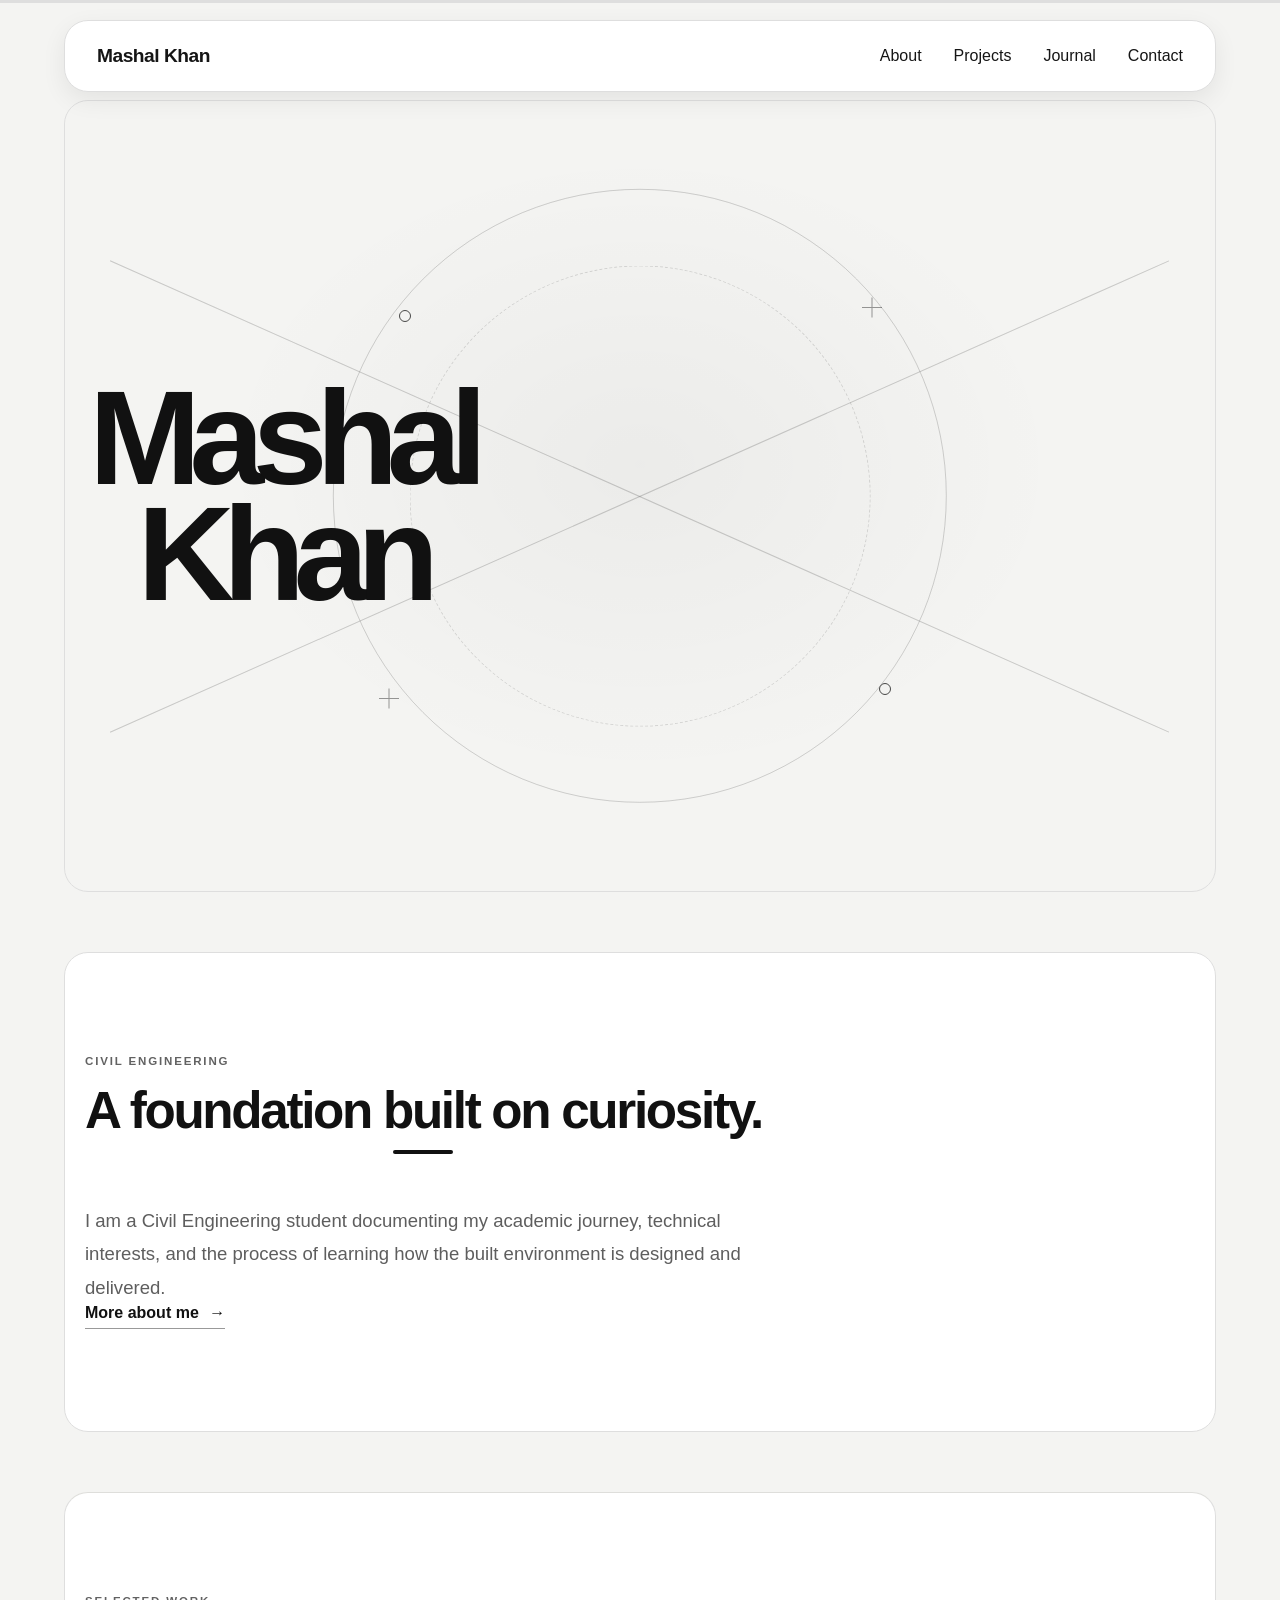
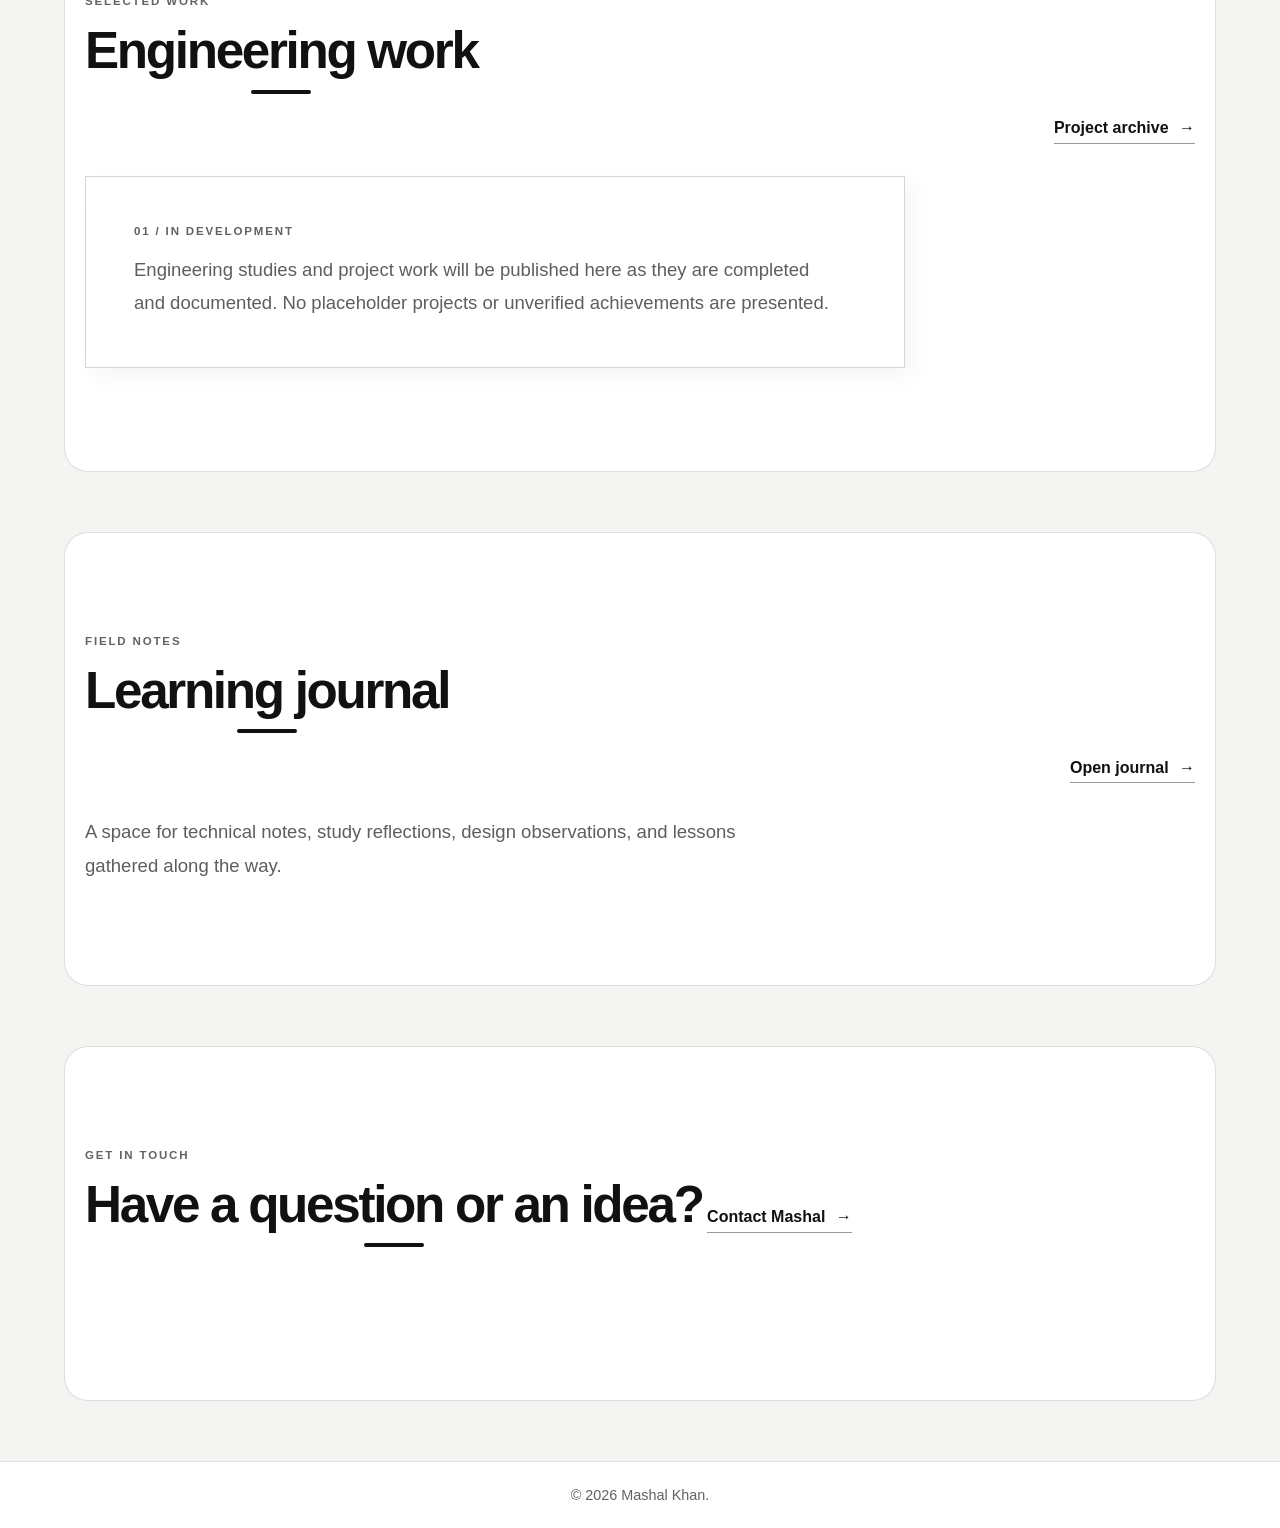
<file: index.html>
<!DOCTYPE html>
<html lang="en">
<head>
    <!-- Meta Information -->
    <meta charset="UTF-8">
    <meta name="viewport" content="width=device-width, initial-scale=1.0">
    <meta name="description" content="Mashal Khan, Civil Engineering student. A monochrome portfolio documenting academic interests, learning, and engineering work.">
    <meta name="keywords" content="Mashal Khan, Civil Engineering, Engineering Portfolio, Structural Engineering, Construction, Technical Learning">
    <meta name="author" content="Mashal Khan">
    <meta name="robots" content="index, follow">
    
    <!-- Open Graph -->
    <meta property="og:title" content="Mashal Khan | Civil Engineering Portfolio">
    <meta property="og:description" content="Mashal Khan, Civil Engineering student. A monochrome portfolio documenting academic interests, learning, and engineering work.">
    <meta property="og:type" content="website">
    <meta property="og:url" content="https://mashal-web.github.io/mashal-portfolio/">
<!-- Twitter Card -->
    <meta name="twitter:card" content="summary_large_image">
    <meta name="twitter:title" content="Mashal Khan | Civil Engineering Portfolio">
    <meta name="twitter:description" content="Mashal Khan, Civil Engineering student. A monochrome portfolio documenting academic interests, learning, and engineering work.">
    
    <!-- Theme Color -->
    <meta name="theme-color" content="#f4f4f2">
    
    <title>Mashal Khan | Civil Engineering Portfolio</title>
    
    <!-- Stylesheets -->
    <link rel="stylesheet" href="style.css">
    <link rel="stylesheet" href="monochrome.css">
    <link rel="canonical" href="https://mashal-web.github.io/mashal-portfolio/">
    <link rel="icon" type="image/svg+xml" href="assets/images/favicon.svg">
    
    <!-- Favicon -->
    <!-- Preconnect for Performance -->
</head>
<body class="page-home">
    <!-- Scroll Progress Bar -->
    <progress class="scroll-progress" value="0" max="100" aria-hidden="true"></progress>
    
    <!-- Skip to Content -->
    <a href="#main-content" class="skip-link">Skip to main content</a>
 
    <!-- Navigation -->
    <header>
        <nav class="navbar" aria-label="Main navigation">
            <div class="logo">
                <a href="index.html">
                    Mashal Khan
                </a>
            </div>
            <ul class="nav-links" id="primary-navigation">
                <li><a href="about.html">About</a></li>
                <li><a href="projects.html">Projects</a></li>
                <li><a href="journal.html">Journal</a></li>
                <li><a href="contact.html">Contact</a></li>
            </ul>
            <button type="button" class="hamburger" aria-label="Toggle navigation menu" aria-controls="primary-navigation" aria-expanded="false">
                <span></span>
                <span></span>
                <span></span>
            </button>
        </nav>
    </header>
    
    <main id="main-content">
    <section class="hero portfolio-hero" aria-labelledby="hero-title">
        <div class="hero-artwork" aria-hidden="true">
            <span class="artwork-ring artwork-ring-one"></span>
            <span class="artwork-ring artwork-ring-two"></span>
            <span class="artwork-line artwork-line-one"></span>
            <span class="artwork-line artwork-line-two"></span>
            <span class="artwork-node artwork-node-one"></span>
            <span class="artwork-node artwork-node-two"></span>
            <span class="artwork-cross artwork-cross-one"></span>
            <span class="artwork-cross artwork-cross-two"></span>
        </div>
        <div class="hero-content">
            <h1 id="hero-title">Mashal Khan</h1>
        </div>
    </section>

    <section class="portfolio-section" aria-labelledby="intro-title">
        <div class="container">
            <p class="eyebrow">CIVIL ENGINEERING</p>
            <h2 id="intro-title" class="section-title">A foundation built on curiosity.</h2>
            <p class="section-lead">I am a Civil Engineering student documenting my academic journey, technical interests, and the process of learning how the built environment is designed and delivered.</p>
            <a href="about.html" class="text-link">More about me <span aria-hidden="true">→</span></a>
        </div>
    </section>

    <section class="portfolio-section" aria-labelledby="work-title">
        <div class="container">
            <div class="section-heading">
                <div><p class="eyebrow">SELECTED WORK</p><h2 id="work-title" class="section-title">Engineering work</h2></div>
                <a href="projects.html" class="text-link">Project archive <span aria-hidden="true">→</span></a>
            </div>
            <div class="empty-state">
                <span class="empty-index">01 / IN DEVELOPMENT</span>
                <p>Engineering studies and project work will be published here as they are completed and documented. No placeholder projects or unverified achievements are presented.</p>
            </div>
        </div>
    </section>

    <section class="portfolio-section" aria-labelledby="journal-title">
        <div class="container">
            <div class="section-heading">
                <div><p class="eyebrow">FIELD NOTES</p><h2 id="journal-title" class="section-title">Learning journal</h2></div>
                <a href="journal.html" class="text-link">Open journal <span aria-hidden="true">→</span></a>
            </div>
            <p class="section-lead">A space for technical notes, study reflections, design observations, and lessons gathered along the way.</p>
        </div>
    </section>

    <section class="portfolio-section contact-strip" aria-labelledby="contact-title">
        <div class="container">
            <p class="eyebrow">GET IN TOUCH</p>
            <h2 id="contact-title" class="section-title">Have a question or an idea?</h2>
            <a href="contact.html" class="text-link">Contact Mashal <span aria-hidden="true">→</span></a>
        </div>
    </section>
</main>
    
    <!-- Back to Top Button -->
    <button id="backToTop" title="Back to Top" aria-label="Scroll back to top">
        </button>
    
    <!-- Footer -->
    <footer class="footer">
        <p>
            &copy; <span id="currentYear">2026</span> Mashal Khan. 
        </p>
    </footer>

    <script src="script.js"></script>
</body>
</html>
</file>
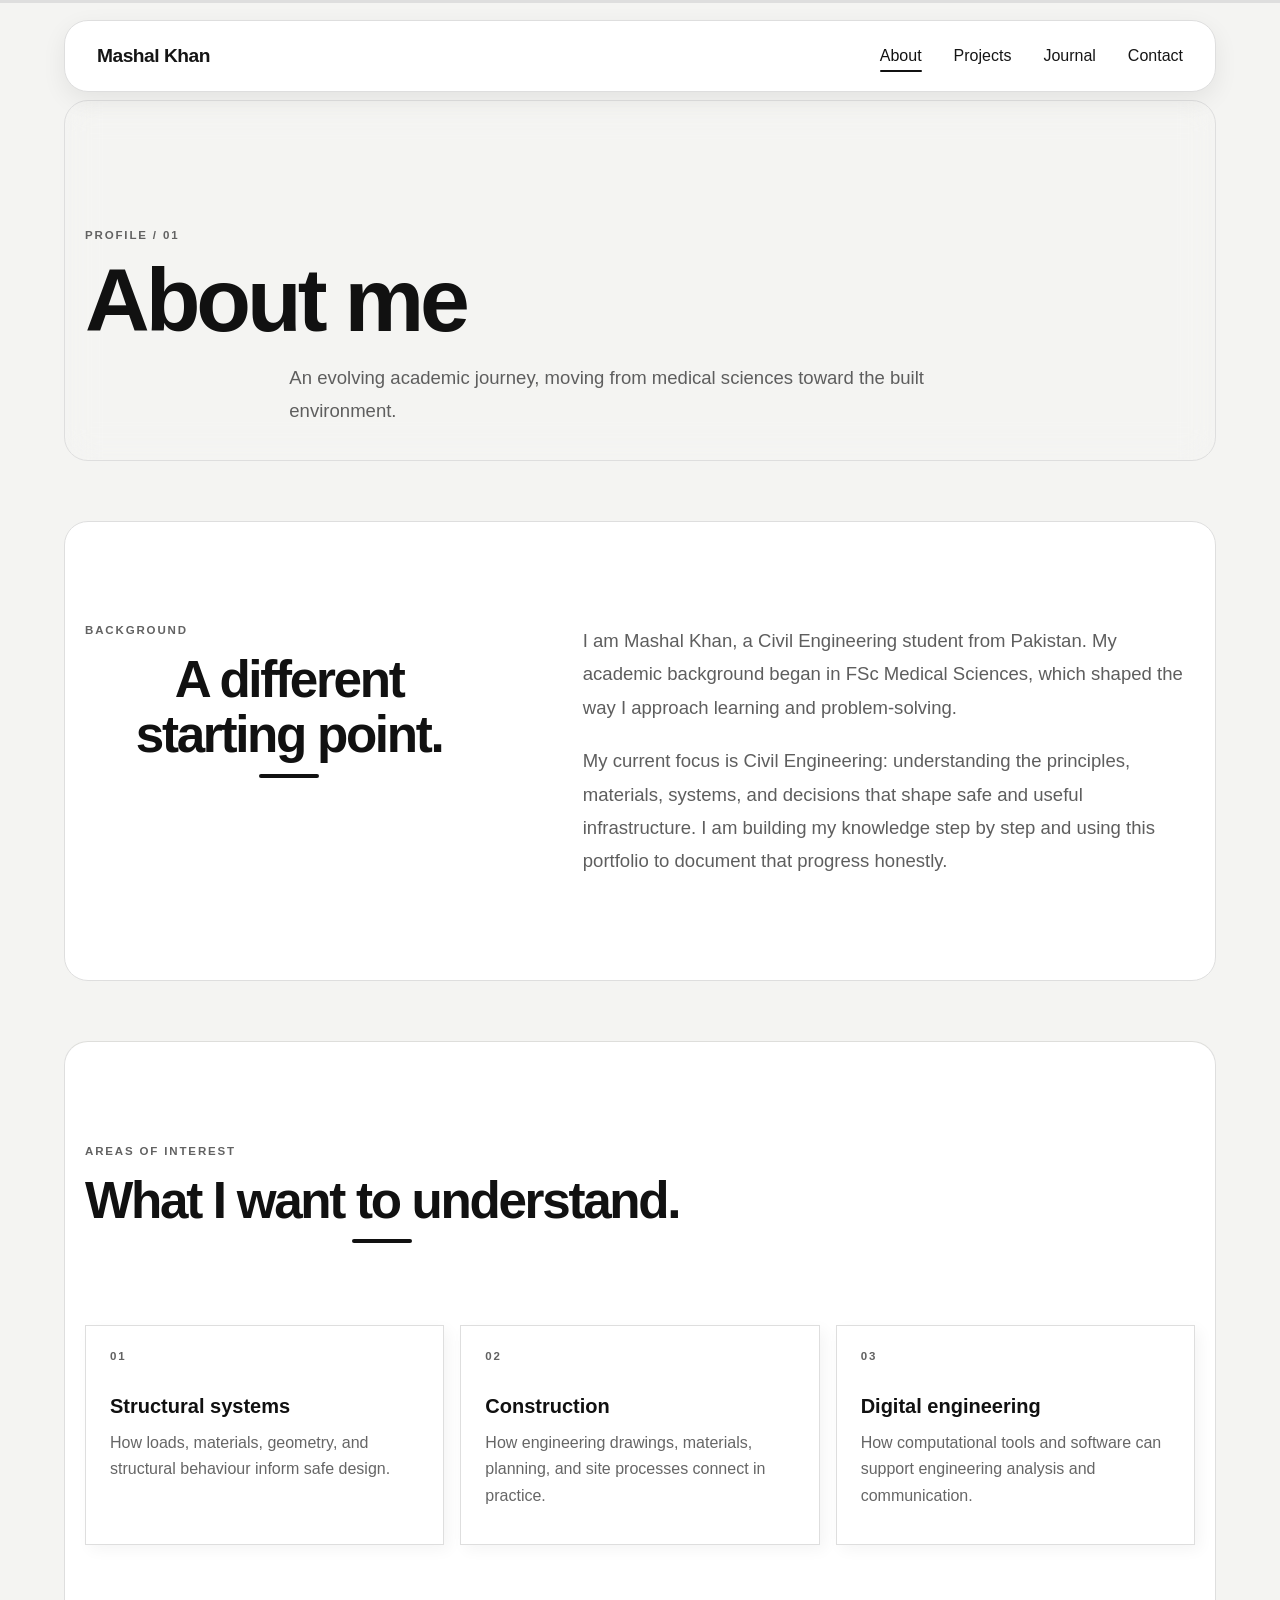
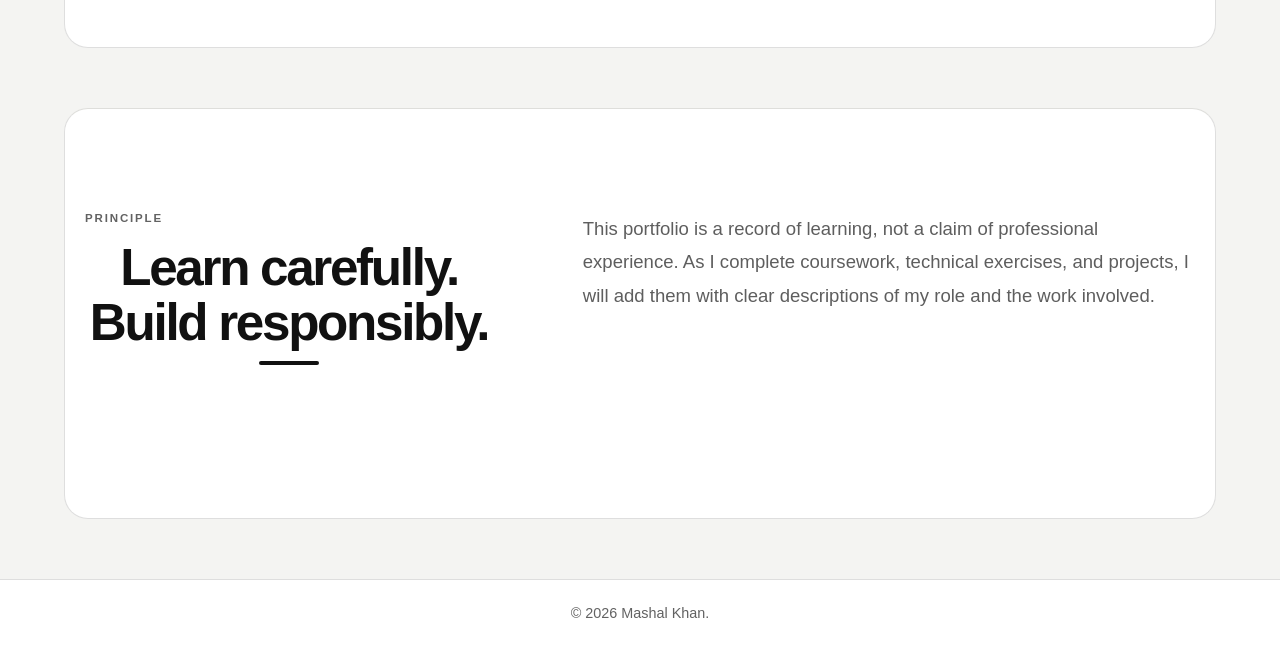
<file: about.html>
<!DOCTYPE html>
<html lang="en">
<head>
    <!-- Meta Information -->
    <meta charset="UTF-8">
    <meta name="viewport" content="width=device-width, initial-scale=1.0">
    <meta name="description" content="About Mashal Khan, a Civil Engineering student with an academic background in medical sciences and an interest in digital engineering tools.">
    <meta name="keywords" content="Mashal Khan, Civil Engineering, Engineering Portfolio, Structural Engineering, Construction, Technical Learning">
    <meta name="author" content="Mashal Khan">
    <meta name="robots" content="index, follow">
    
    <!-- Open Graph -->
    <meta property="og:title" content="Mashal Khan | About">
    <meta property="og:description" content="About Mashal Khan, a Civil Engineering student with an academic background in medical sciences and an interest in digital engineering tools.">
    <meta property="og:type" content="website">
    <meta property="og:url" content="https://mashal-web.github.io/mashal-portfolio/about.html">
<!-- Twitter Card -->
    <meta name="twitter:card" content="summary_large_image">
    <meta name="twitter:title" content="Mashal Khan | About">
    <meta name="twitter:description" content="About Mashal Khan, a Civil Engineering student with an academic background in medical sciences and an interest in digital engineering tools.">
    
    <!-- Theme Color -->
    <meta name="theme-color" content="#f4f4f2">
    
    <title>Mashal Khan | About</title>
    
    <!-- Stylesheets -->
    <link rel="stylesheet" href="style.css">
    <link rel="stylesheet" href="monochrome.css">
    <link rel="canonical" href="https://mashal-web.github.io/mashal-portfolio/about.html">
    <link rel="icon" type="image/svg+xml" href="assets/images/favicon.svg">
    
    <!-- Favicon -->
    <!-- Preconnect for Performance -->
</head>
<body class="page-about">
    <!-- Scroll Progress Bar -->
    <progress class="scroll-progress" value="0" max="100" aria-hidden="true"></progress>
    
    <!-- Skip to Content -->
    <a href="#main-content" class="skip-link">Skip to main content</a>
 
    <!-- Navigation -->
    <header>
        <nav class="navbar" aria-label="Main navigation">
            <div class="logo">
                <a href="index.html">
                    Mashal Khan
                </a>
            </div>
            <ul class="nav-links" id="primary-navigation">
                <li><a href="about.html" class="active">About</a></li>
                <li><a href="projects.html">Projects</a></li>
                <li><a href="journal.html">Journal</a></li>
                <li><a href="contact.html">Contact</a></li>
            </ul>
            <button type="button" class="hamburger" aria-label="Toggle navigation menu" aria-controls="primary-navigation" aria-expanded="false">
                <span></span>
                <span></span>
                <span></span>
            </button>
        </nav>
    </header>

    <main id="main-content">
    <section class="page-intro">
        <div class="container">
            <p class="eyebrow">PROFILE / 01</p>
            <h1 class="intro-title">About me</h1>
            <p class="intro-description">An evolving academic journey, moving from medical sciences toward the built environment.</p>
        </div>
    </section>
    <section class="portfolio-section">
        <div class="container about-grid">
            <div>
                <p class="eyebrow">BACKGROUND</p>
                <h2 class="section-title">A different starting point.</h2>
            </div>
            <div class="prose">
                <p>I am Mashal Khan, a Civil Engineering student from Pakistan. My academic background began in FSc Medical Sciences, which shaped the way I approach learning and problem-solving.</p>
                <p>My current focus is Civil Engineering: understanding the principles, materials, systems, and decisions that shape safe and useful infrastructure. I am building my knowledge step by step and using this portfolio to document that progress honestly.</p>
            </div>
        </div>
    </section>
    <section class="portfolio-section">
        <div class="container">
            <p class="eyebrow">AREAS OF INTEREST</p>
            <h2 class="section-title">What I want to understand.</h2>
            <div class="feature-grid">
                <article class="feature-card"><span class="feature-number">01</span><h3>Structural systems</h3><p>How loads, materials, geometry, and structural behaviour inform safe design.</p></article>
                <article class="feature-card"><span class="feature-number">02</span><h3>Construction</h3><p>How engineering drawings, materials, planning, and site processes connect in practice.</p></article>
                <article class="feature-card"><span class="feature-number">03</span><h3>Digital engineering</h3><p>How computational tools and software can support engineering analysis and communication.</p></article>
            </div>
        </div>
    </section>
    <section class="portfolio-section">
        <div class="container about-grid">
            <div><p class="eyebrow">PRINCIPLE</p><h2 class="section-title">Learn carefully. Build responsibly.</h2></div>
            <div class="prose"><p>This portfolio is a record of learning, not a claim of professional experience. As I complete coursework, technical exercises, and projects, I will add them with clear descriptions of my role and the work involved.</p></div>
        </div>
    </section>
</main>

    <!-- Back to Top Button -->
    <button id="backToTop" title="Back to Top" aria-label="Scroll back to top">
        </button>

    <!-- Footer -->
    <footer class="footer">
        <p>
            &copy; <span id="currentYear">2026</span> Mashal Khan.
        </p>
    </footer>

    <script src="script.js"></script>
</body>
</html>
</file>
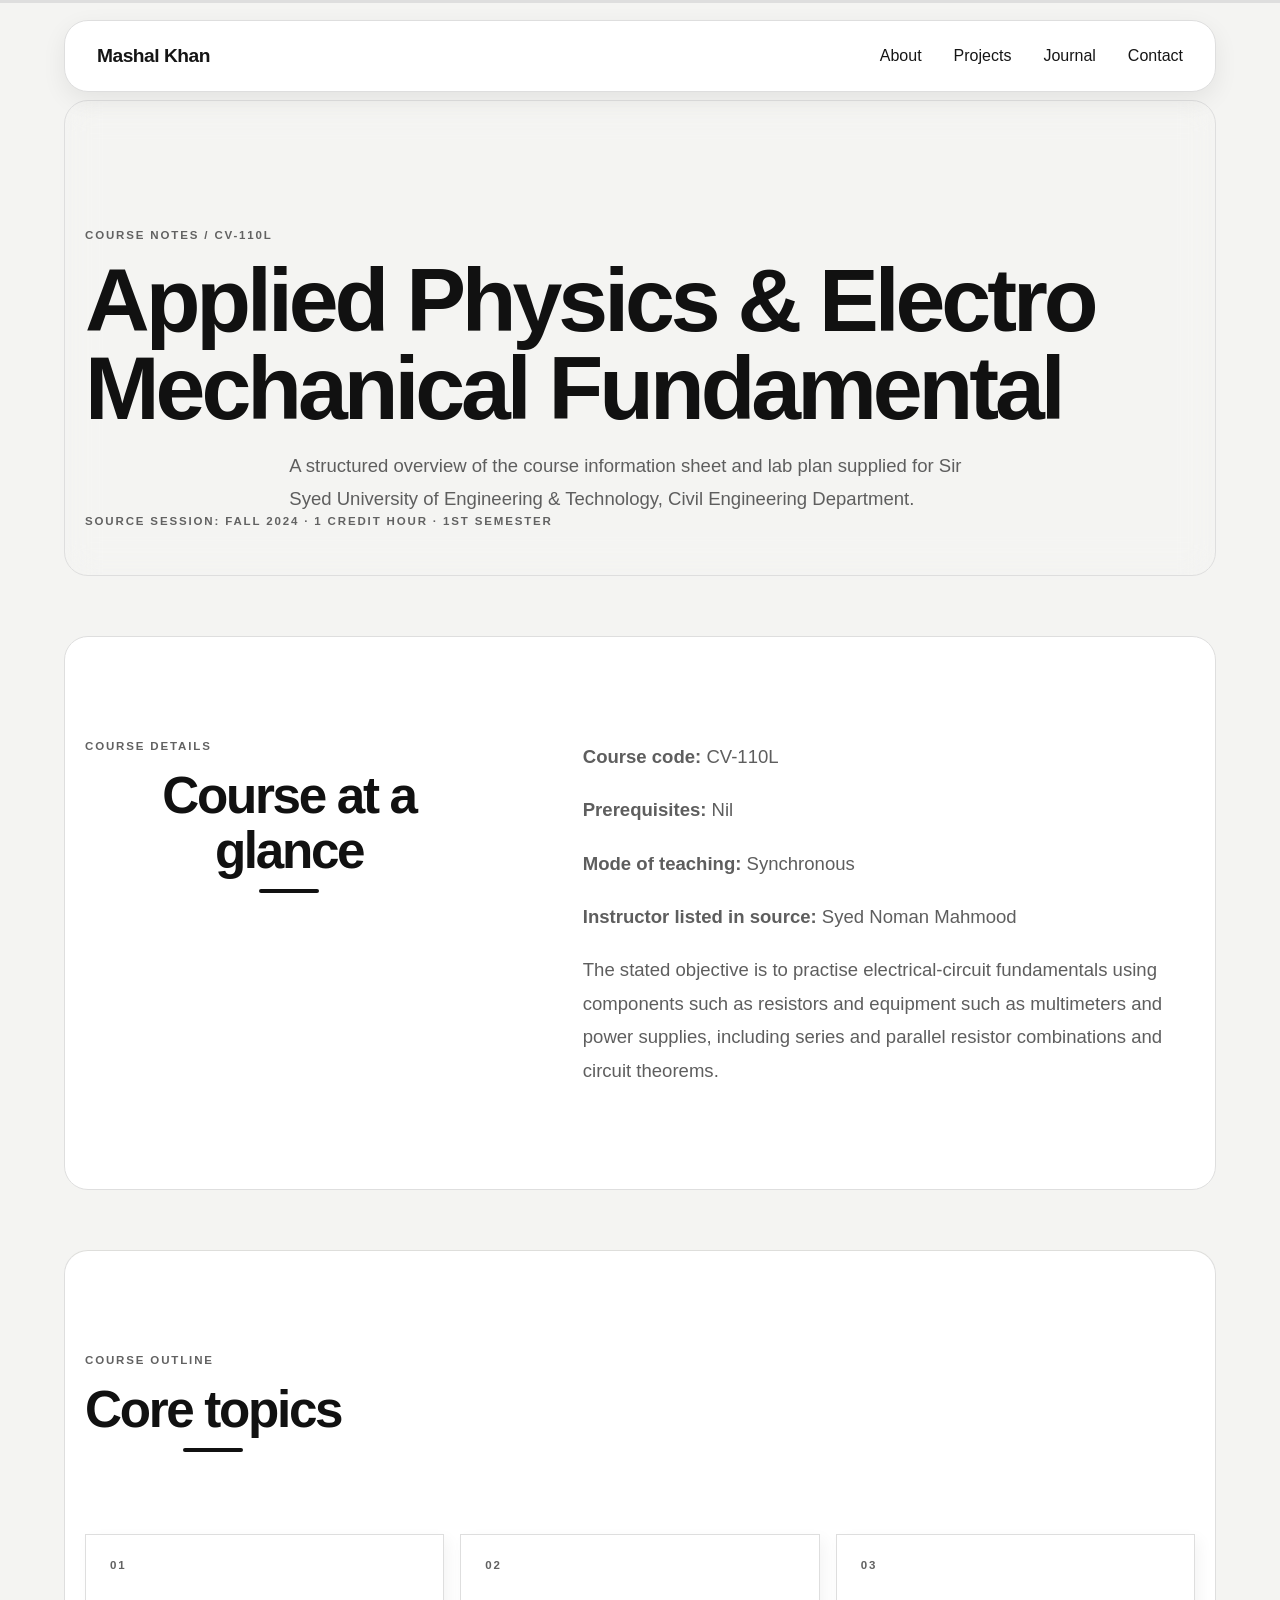
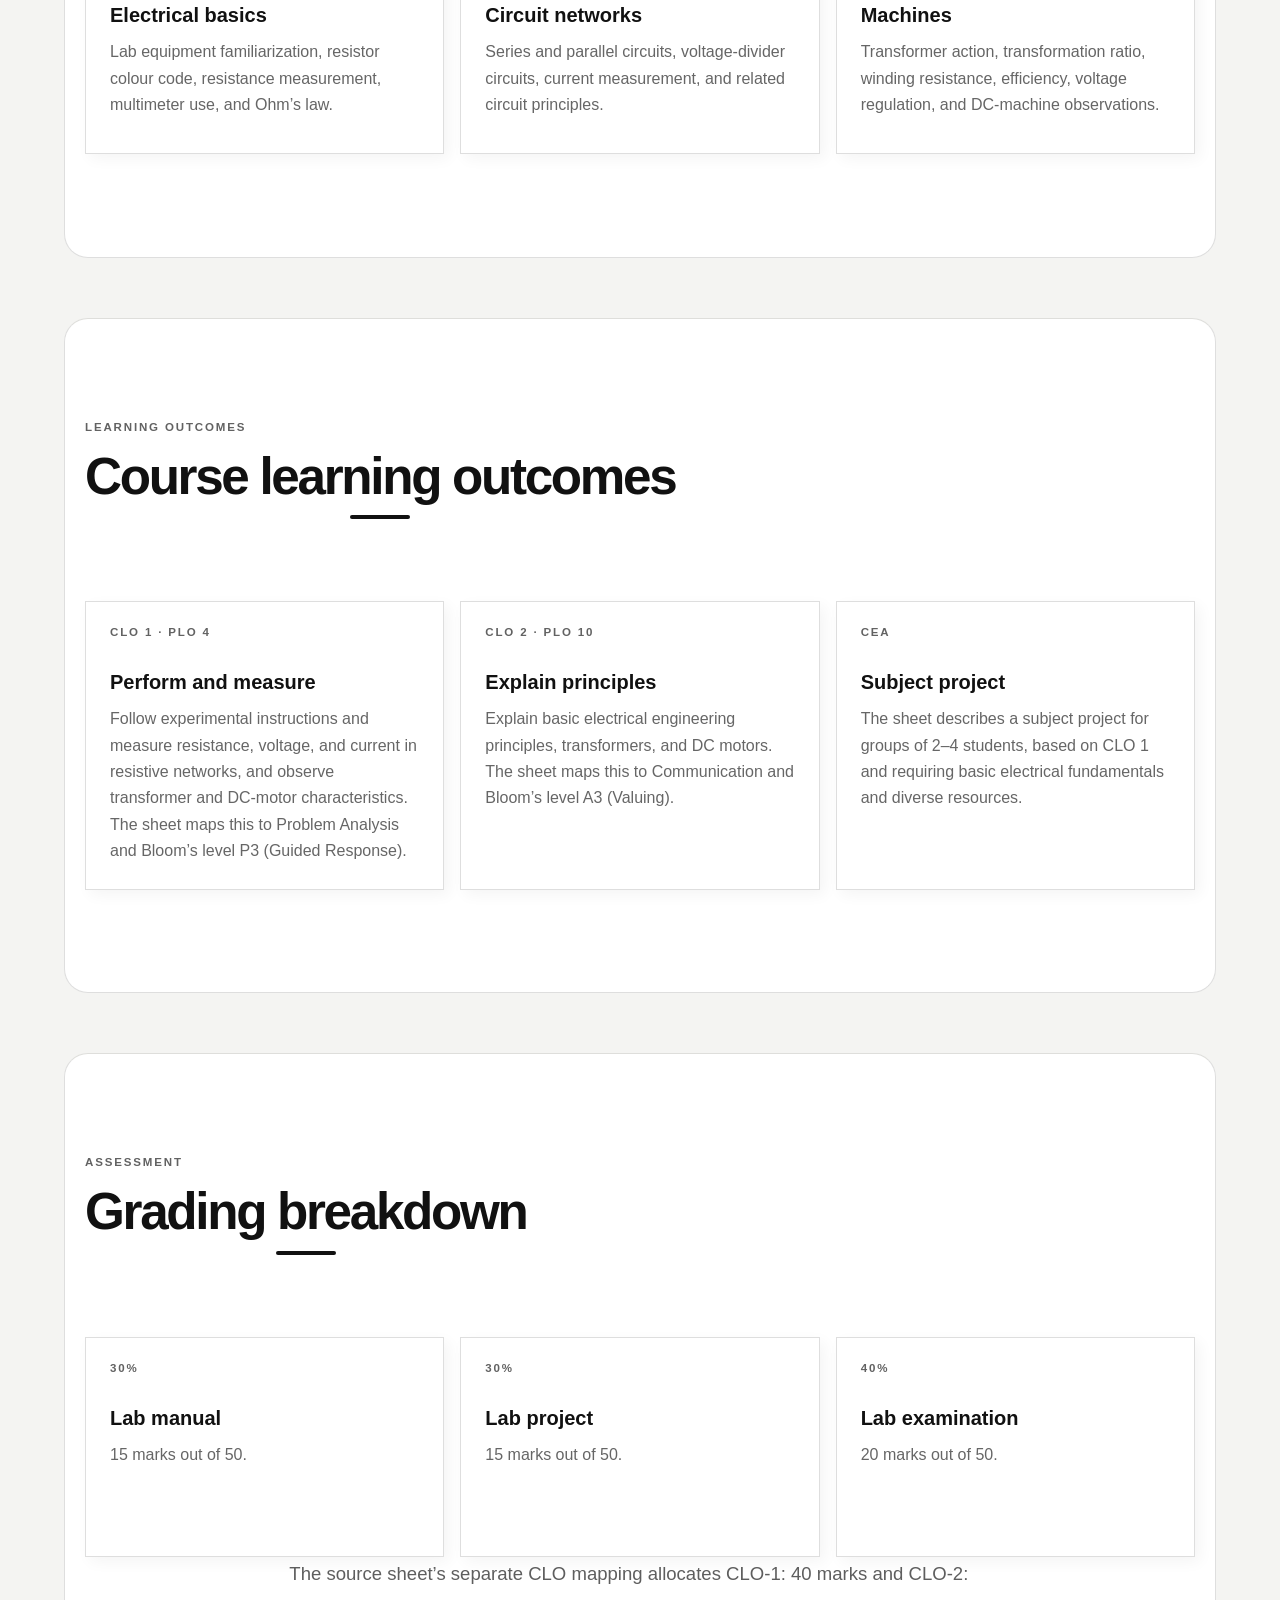
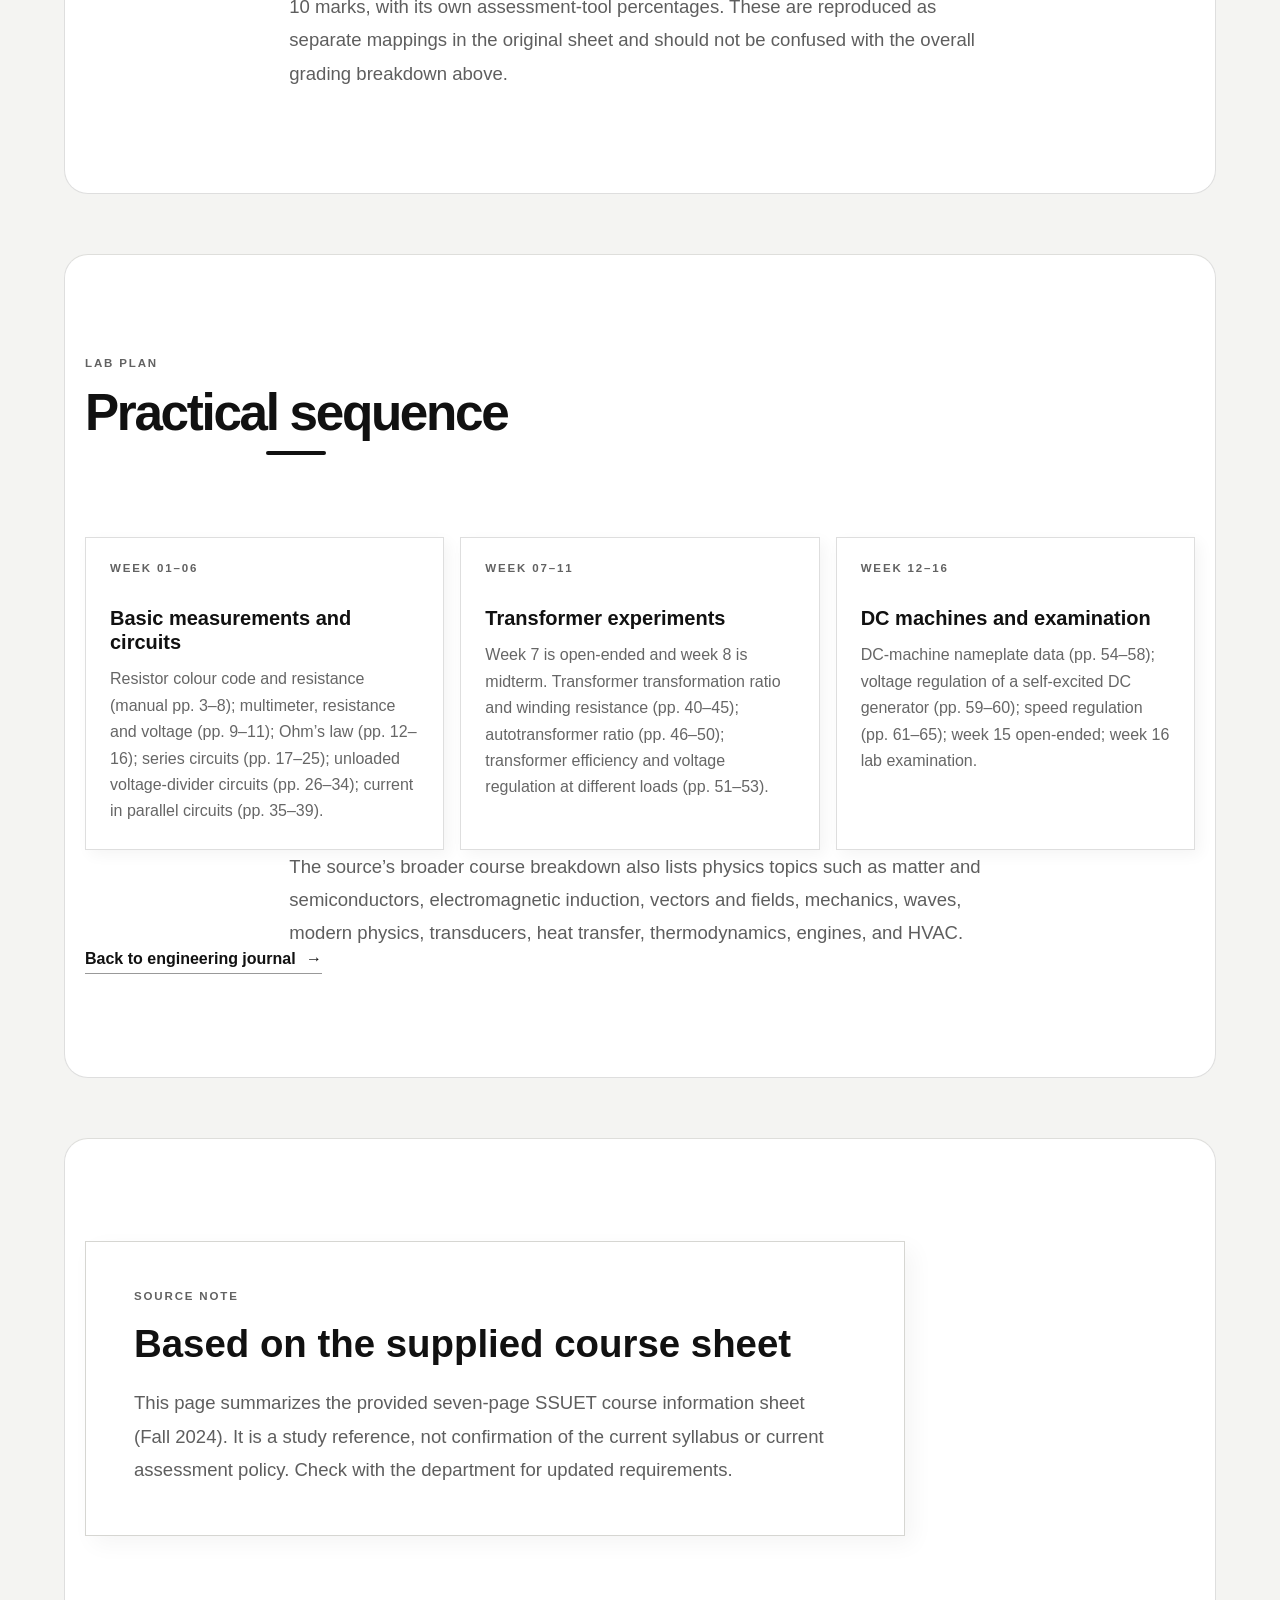
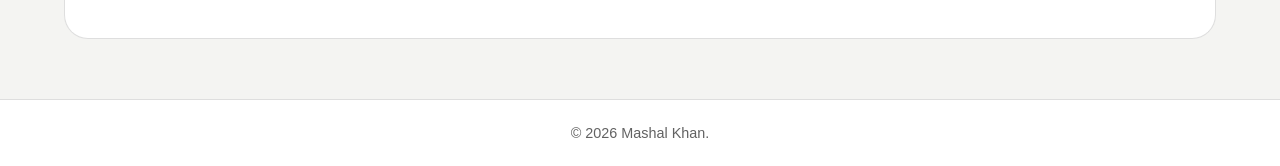
<file: applied-physics-emf.html>
<!DOCTYPE html>
<html lang="en">
<head>
    <meta charset="UTF-8">
    <meta name="viewport" content="width=device-width, initial-scale=1.0">
    <meta name="description" content="Study record for Applied Physics & Electro Mechanical Fundamental (CV-110L), based on the supplied SSUET Fall 2024 course information sheet.">
    <meta name="author" content="Mashal Khan">
    <meta name="robots" content="index, follow">
    <meta name="theme-color" content="#f4f4f2">
    <title>Applied Physics & Electro Mechanical Fundamental | Mashal Khan</title>
    <link rel="stylesheet" href="style.css">
    <link rel="stylesheet" href="monochrome.css">
    <link rel="canonical" href="https://mashal-web.github.io/mashal-portfolio/applied-physics-emf.html">
    <link rel="icon" type="image/svg+xml" href="assets/images/favicon.svg">
</head>
<body class="page-journal">
    <progress class="scroll-progress" value="0" max="100" aria-hidden="true"></progress>
    <a href="#main-content" class="skip-link">Skip to main content</a>
    <header>
        <nav class="navbar" aria-label="Main navigation">
            <div class="logo"><a href="index.html">Mashal Khan</a></div>
            <ul class="nav-links" id="primary-navigation">
                <li><a href="about.html">About</a></li>
                <li><a href="projects.html">Projects</a></li>
                <li><a href="journal.html" class="active">Journal</a></li>
                <li><a href="contact.html">Contact</a></li>
            </ul>
            <button type="button" class="hamburger" aria-label="Toggle navigation menu" aria-controls="primary-navigation" aria-expanded="false">
                <span></span><span></span><span></span>
            </button>
        </nav>
    </header>
    <main id="main-content">
        <section class="page-intro">
            <div class="container">
                <p class="eyebrow">COURSE NOTES / CV-110L</p>
                <h1 class="intro-title">Applied Physics &amp; Electro Mechanical Fundamental</h1>
                <p class="intro-description">A structured overview of the course information sheet and lab plan supplied for Sir Syed University of Engineering &amp; Technology, Civil Engineering Department.</p>
                <p class="eyebrow">SOURCE SESSION: FALL 2024 · 1 CREDIT HOUR · 1ST SEMESTER</p>
            </div>
        </section>
        <section class="portfolio-section">
            <div class="container">
                <div class="about-grid">
                    <div>
                        <p class="eyebrow">COURSE DETAILS</p>
                        <h2 class="section-title">Course at a glance</h2>
                    </div>
                    <div class="prose">
                        <p><strong>Course code:</strong> CV-110L</p>
                        <p><strong>Prerequisites:</strong> Nil</p>
                        <p><strong>Mode of teaching:</strong> Synchronous</p>
                        <p><strong>Instructor listed in source:</strong> Syed Noman Mahmood</p>
                        <p>The stated objective is to practise electrical-circuit fundamentals using components such as resistors and equipment such as multimeters and power supplies, including series and parallel resistor combinations and circuit theorems.</p>
                    </div>
                </div>
            </div>
        </section>
        <section class="portfolio-section">
            <div class="container">
                <p class="eyebrow">COURSE OUTLINE</p>
                <h2 class="section-title">Core topics</h2>
                <div class="feature-grid">
                    <article class="feature-card"><span class="feature-number">01</span><h3>Electrical basics</h3><p>Lab equipment familiarization, resistor colour code, resistance measurement, multimeter use, and Ohm’s law.</p></article>
                    <article class="feature-card"><span class="feature-number">02</span><h3>Circuit networks</h3><p>Series and parallel circuits, voltage-divider circuits, current measurement, and related circuit principles.</p></article>
                    <article class="feature-card"><span class="feature-number">03</span><h3>Machines</h3><p>Transformer action, transformation ratio, winding resistance, efficiency, voltage regulation, and DC-machine observations.</p></article>
                </div>
            </div>
        </section>
        <section class="portfolio-section">
            <div class="container">
                <p class="eyebrow">LEARNING OUTCOMES</p>
                <h2 class="section-title">Course learning outcomes</h2>
                <div class="feature-grid">
                    <article class="feature-card"><span class="feature-number">CLO 1 · PLO 4</span><h3>Perform and measure</h3><p>Follow experimental instructions and measure resistance, voltage, and current in resistive networks, and observe transformer and DC-motor characteristics. The sheet maps this to Problem Analysis and Bloom’s level P3 (Guided Response).</p></article>
                    <article class="feature-card"><span class="feature-number">CLO 2 · PLO 10</span><h3>Explain principles</h3><p>Explain basic electrical engineering principles, transformers, and DC motors. The sheet maps this to Communication and Bloom’s level A3 (Valuing).</p></article>
                    <article class="feature-card"><span class="feature-number">CEA</span><h3>Subject project</h3><p>The sheet describes a subject project for groups of 2–4 students, based on CLO 1 and requiring basic electrical fundamentals and diverse resources.</p></article>
                </div>
            </div>
        </section>
        <section class="portfolio-section">
            <div class="container">
                <p class="eyebrow">ASSESSMENT</p>
                <h2 class="section-title">Grading breakdown</h2>
                <div class="feature-grid">
                    <article class="feature-card"><span class="feature-number">30%</span><h3>Lab manual</h3><p>15 marks out of 50.</p></article>
                    <article class="feature-card"><span class="feature-number">30%</span><h3>Lab project</h3><p>15 marks out of 50.</p></article>
                    <article class="feature-card"><span class="feature-number">40%</span><h3>Lab examination</h3><p>20 marks out of 50.</p></article>
                </div>
                <p class="intro-description">The source sheet’s separate CLO mapping allocates CLO-1: 40 marks and CLO-2: 10 marks, with its own assessment-tool percentages. These are reproduced as separate mappings in the original sheet and should not be confused with the overall grading breakdown above.</p>
            </div>
        </section>
        <section class="portfolio-section">
            <div class="container">
                <p class="eyebrow">LAB PLAN</p>
                <h2 class="section-title">Practical sequence</h2>
                <div class="feature-grid">
                    <article class="feature-card"><span class="feature-number">WEEK 01–06</span><h3>Basic measurements and circuits</h3><p>Resistor colour code and resistance (manual pp. 3–8); multimeter, resistance and voltage (pp. 9–11); Ohm’s law (pp. 12–16); series circuits (pp. 17–25); unloaded voltage-divider circuits (pp. 26–34); current in parallel circuits (pp. 35–39).</p></article>
                    <article class="feature-card"><span class="feature-number">WEEK 07–11</span><h3>Transformer experiments</h3><p>Week 7 is open-ended and week 8 is midterm. Transformer transformation ratio and winding resistance (pp. 40–45); autotransformer ratio (pp. 46–50); transformer efficiency and voltage regulation at different loads (pp. 51–53).</p></article>
                    <article class="feature-card"><span class="feature-number">WEEK 12–16</span><h3>DC machines and examination</h3><p>DC-machine nameplate data (pp. 54–58); voltage regulation of a self-excited DC generator (pp. 59–60); speed regulation (pp. 61–65); week 15 open-ended; week 16 lab examination.</p></article>
                </div>
                <p class="intro-description">The source’s broader course breakdown also lists physics topics such as matter and semiconductors, electromagnetic induction, vectors and fields, mechanics, waves, modern physics, transducers, heat transfer, thermodynamics, engines, and HVAC.</p>
                <a href="journal.html" class="text-link">Back to engineering journal <span aria-hidden="true">→</span></a>
            </div>
        </section>
        <section class="portfolio-section">
            <div class="container">
                <div class="empty-state">
                    <span class="empty-index">SOURCE NOTE</span>
                    <h2>Based on the supplied course sheet</h2>
                    <p>This page summarizes the provided seven-page SSUET course information sheet (Fall 2024). It is a study reference, not confirmation of the current syllabus or current assessment policy. Check with the department for updated requirements.</p>
                </div>
            </div>
        </section>
    </main>
    <button id="backToTop" title="Back to Top" aria-label="Scroll back to top"></button>
    <footer class="footer"><p>&copy; <span id="currentYear">2026</span> Mashal Khan.</p></footer>
    <script src="script.js"></script>
</body>
</html>
</file>
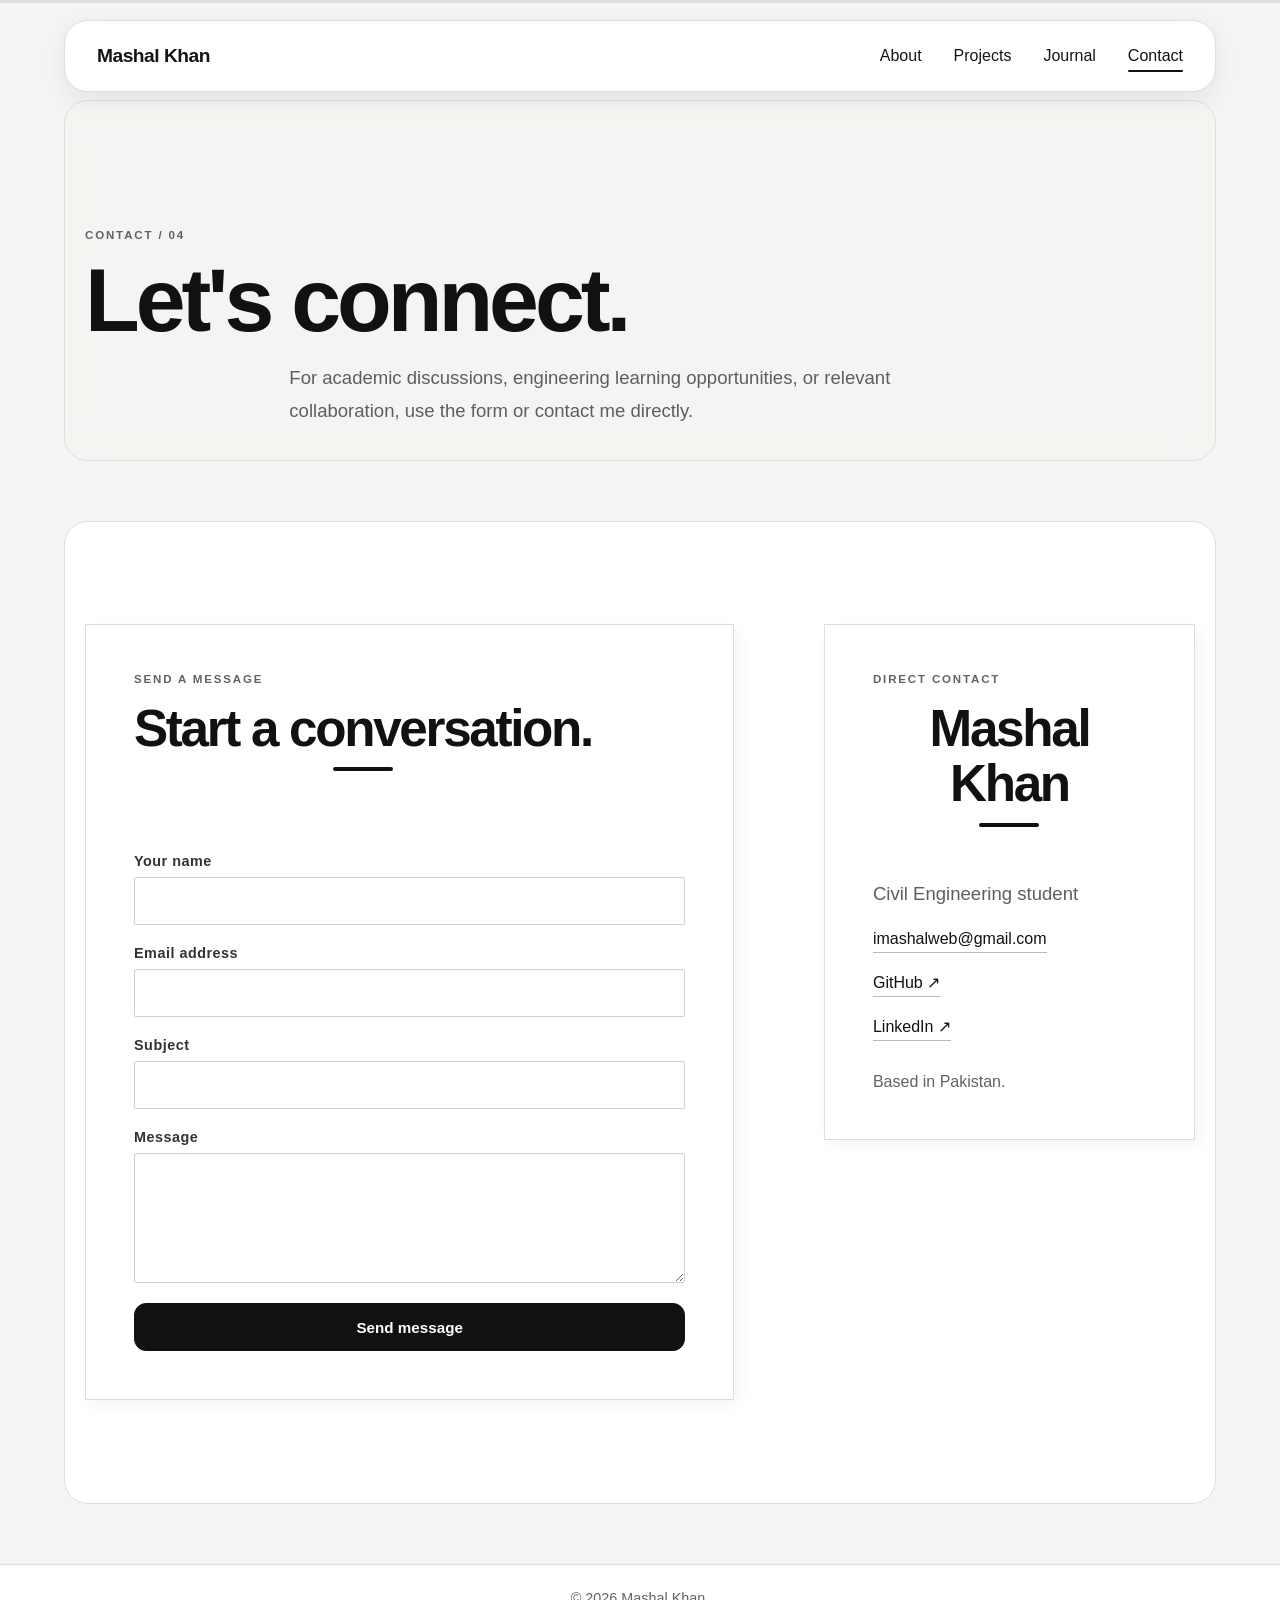
<file: contact.html>
<!DOCTYPE html>
<html lang="en">
<head>
    <!-- Meta Information -->
    <meta charset="UTF-8">
    <meta name="viewport" content="width=device-width, initial-scale=1.0">
    <meta name="description" content="Contact Mashal Khan, Civil Engineering student based in Pakistan.">
    <meta name="keywords" content="Mashal Khan, Civil Engineering, Engineering Portfolio, Structural Engineering, Construction, Technical Learning">
    <meta name="author" content="Mashal Khan">
    <meta name="robots" content="index, follow">
    
    <!-- Open Graph -->
    <meta property="og:title" content="Mashal Khan | Contact">
    <meta property="og:description" content="Contact Mashal Khan, Civil Engineering student based in Pakistan.">
    <meta property="og:type" content="website">
    <meta property="og:url" content="https://mashal-web.github.io/mashal-portfolio/contact.html">
    
    <!-- Theme Color -->
    <meta name="theme-color" content="#f4f4f2">
    
    <title>Mashal Khan | Contact</title>
    
    <!-- Stylesheets -->
    <link rel="stylesheet" href="style.css">
    <link rel="stylesheet" href="monochrome.css">
    <link rel="canonical" href="https://mashal-web.github.io/mashal-portfolio/contact.html">
    <link rel="icon" type="image/svg+xml" href="assets/images/favicon.svg">
    
    <!-- Favicon -->
</head>
<body class="page-contact">
    <!-- Scroll Progress Bar -->
    <progress class="scroll-progress" value="0" max="100" aria-hidden="true"></progress>
    
    <!-- Skip to Content -->
    <a href="#main-content" class="skip-link">Skip to main content</a>
 
    <!-- Navigation -->
    <header>
        <nav class="navbar" aria-label="Main navigation">
            <div class="logo">
                <a href="index.html">
                    Mashal Khan
                </a>
            </div>
            <ul class="nav-links" id="primary-navigation">
                <li><a href="about.html">About</a></li>
                <li><a href="projects.html">Projects</a></li>
                <li><a href="journal.html">Journal</a></li>
                <li><a href="contact.html" class="active">Contact</a></li>
            </ul>
            <button type="button" class="hamburger" aria-label="Toggle navigation menu" aria-controls="primary-navigation" aria-expanded="false">
                <span></span>
                <span></span>
                <span></span>
            </button>
        </nav>
    </header>

    <main id="main-content">
    <section class="page-intro">
        <div class="container">
            <p class="eyebrow">CONTACT / 04</p>
            <h1 class="intro-title">Let's connect.</h1>
            <p class="intro-description">For academic discussions, engineering learning opportunities, or relevant collaboration, use the form or contact me directly.</p>
        </div>
    </section>
    <section class="portfolio-section">
        <div class="container contact-layout">
            <div class="contact-panel">
                <p class="eyebrow">SEND A MESSAGE</p>
                <h2 class="section-title">Start a conversation.</h2>
                <form id="contactForm" class="contact-form" action="https://formspree.io/f/mykrjvrv" method="POST">
                    <div class="form-group"><label for="name">Your name</label><input type="text" id="name" name="name" autocomplete="name" required></div>
                    <div class="form-group"><label for="email">Email address</label><input type="email" id="email" name="email" autocomplete="email" required></div>
                    <div class="form-group"><label for="subject">Subject</label><input type="text" id="subject" name="subject"></div>
                    <div class="form-group"><label for="message">Message</label><textarea id="message" name="message" rows="5" required></textarea></div>
                    <div id="formStatus" class="form-status" role="status" aria-live="polite"></div>
                    <button type="submit" class="btn-submit" id="submitBtn"><span class="btn-text">Send message</span><span class="spinner-small" aria-hidden="true"></span></button>
                </form>
            </div>
            <aside class="contact-details">
                <p class="eyebrow">DIRECT CONTACT</p>
                <h2 class="section-title">Mashal Khan</h2>
                <p class="section-lead">Civil Engineering student</p>
                <a class="contact-detail-link" href="mailto:imashalweb@gmail.com">imashalweb@gmail.com</a>
                <a class="contact-detail-link" href="https://github.com/mashal-web" target="_blank" rel="noopener noreferrer">GitHub ↗</a>
                <a class="contact-detail-link" href="https://linkedin.com/in/mashalweb" target="_blank" rel="noopener noreferrer">LinkedIn ↗</a>
                <p class="contact-note">Based in Pakistan.</p>
            </aside>
        </div>
    </section>
</main>

    <!-- Back to Top Button -->
    <button id="backToTop" title="Back to Top" aria-label="Scroll back to top">
        </button>

    <!-- Footer -->
    <footer class="footer">
        <p>
            &copy; <span id="currentYear">2026</span> Mashal Khan.
        </p>
    </footer>

    <script src="script.js"></script>
</body>
</html>
</file>
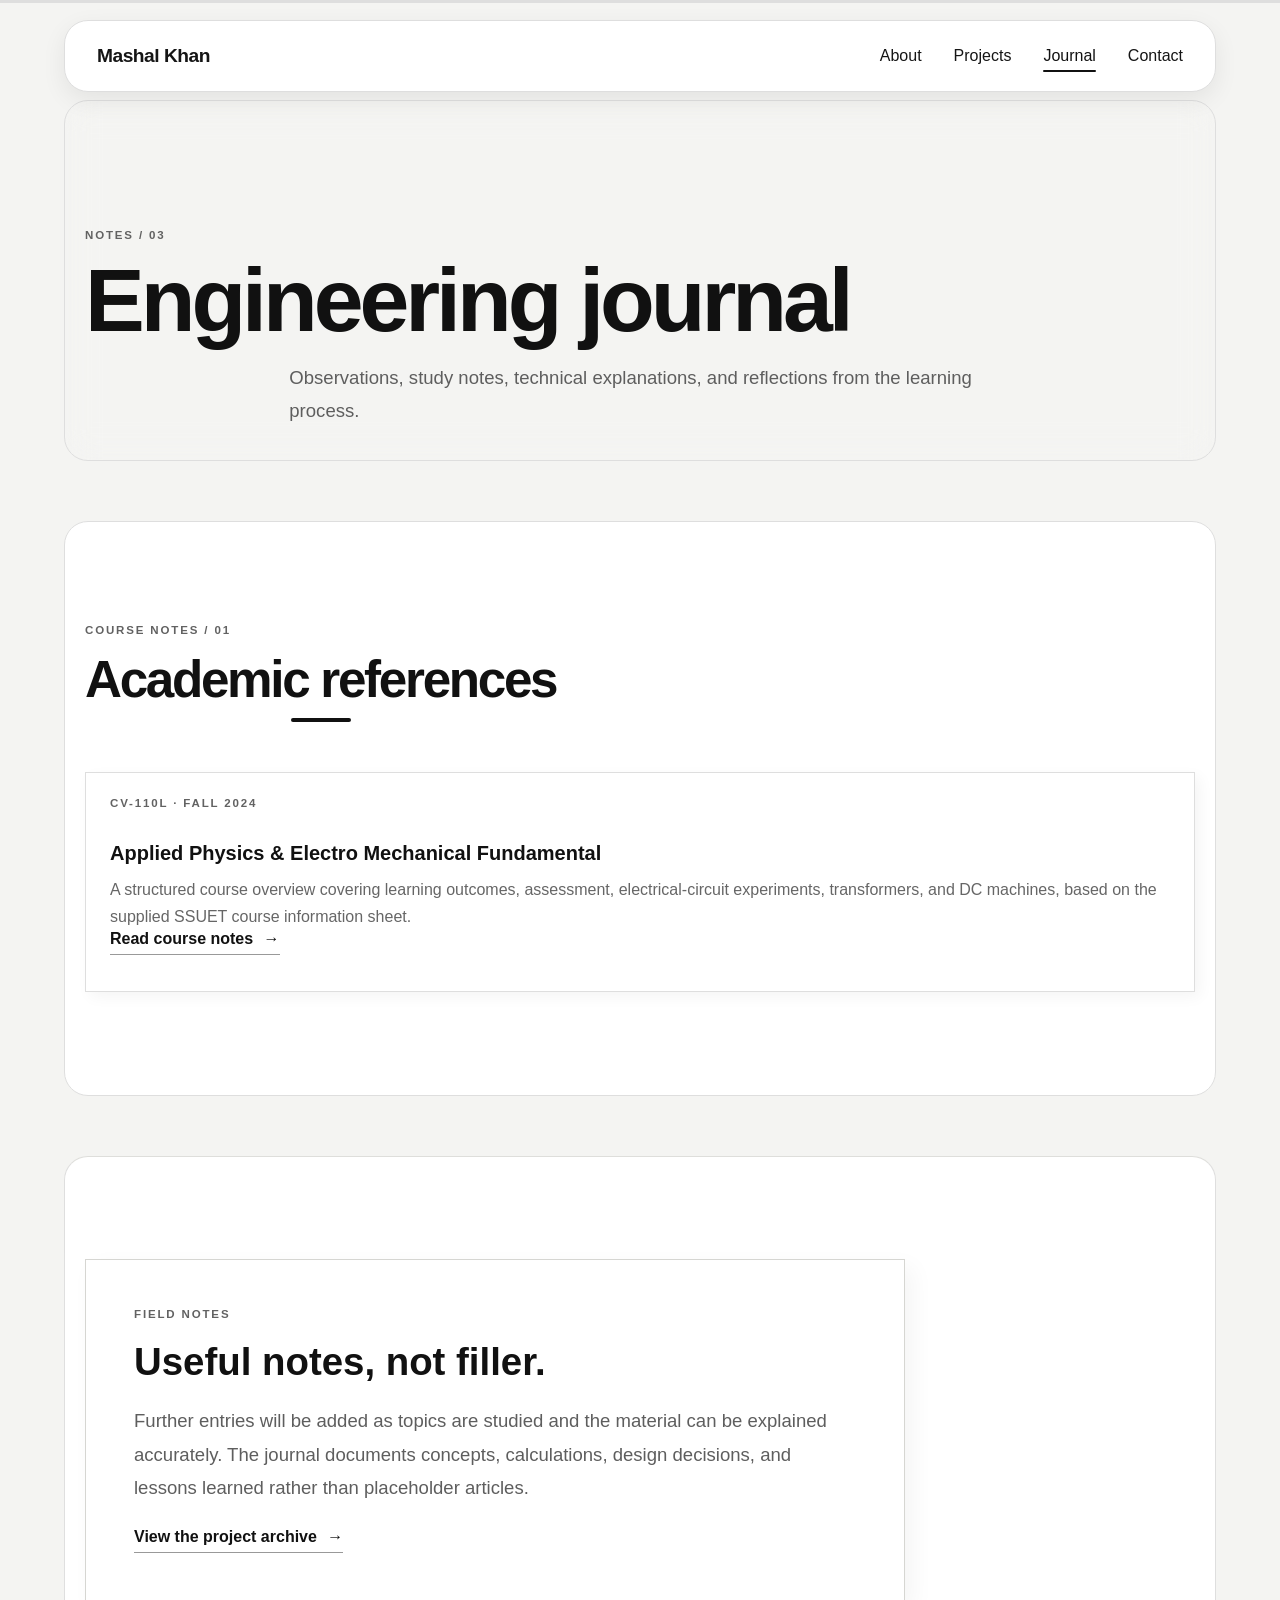
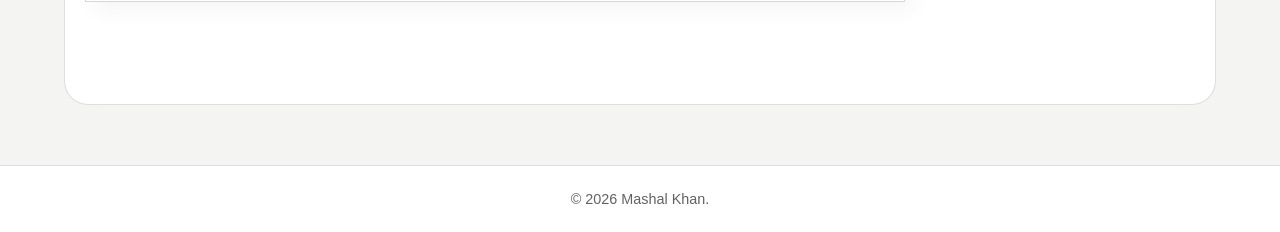
<file: journal.html>
<!DOCTYPE html>
<html lang="en">
<head>
    <!-- Meta Information -->
    <meta charset="UTF-8">
    <meta name="viewport" content="width=device-width, initial-scale=1.0">
    <meta name="description" content="Engineering journal by Mashal Khan, documenting civil engineering studies, technical learning, and design explorations.">
    <meta name="keywords" content="Mashal Khan, Civil Engineering, Engineering Portfolio, Structural Engineering, Construction, Technical Learning">
    <meta name="author" content="Mashal Khan">
    <meta name="robots" content="index, follow">
    
    <!-- Open Graph -->
    <meta property="og:title" content="Mashal Khan | Engineering Journal">
    <meta property="og:description" content="Engineering journal by Mashal Khan, documenting civil engineering studies, technical learning, and design explorations.">
    <meta property="og:type" content="website">
    <meta property="og:url" content="https://mashal-web.github.io/mashal-portfolio/journal.html">
    
    <!-- Theme Color -->
    <meta name="theme-color" content="#f4f4f2">
    
    <title>Mashal Khan | Engineering Journal</title>
    
    <!-- Stylesheets -->
    <link rel="stylesheet" href="style.css">
    <link rel="stylesheet" href="monochrome.css">
    <link rel="canonical" href="https://mashal-web.github.io/mashal-portfolio/journal.html">
    <link rel="icon" type="image/svg+xml" href="assets/images/favicon.svg">
    
    <!-- Favicon -->
</head>
<body class="page-journal">
    <!-- Scroll Progress Bar -->
    <progress class="scroll-progress" value="0" max="100" aria-hidden="true"></progress>
    
    <!-- Skip to Content -->
    <a href="#main-content" class="skip-link">Skip to main content</a>
 
    <!-- Navigation -->
    <header>
        <nav class="navbar" aria-label="Main navigation">
            <div class="logo">
                <a href="index.html">
                    Mashal Khan
                </a>
            </div>
            <ul class="nav-links" id="primary-navigation">
                <li><a href="about.html">About</a></li>
                <li><a href="projects.html">Projects</a></li>
                <li><a href="journal.html" class="active">Journal</a></li>
                <li><a href="contact.html">Contact</a></li>
            </ul>
            <button type="button" class="hamburger" aria-label="Toggle navigation menu" aria-controls="primary-navigation" aria-expanded="false">
                <span></span>
                <span></span>
                <span></span>
            </button>
        </nav>
    </header>

    <main id="main-content">
    <section class="page-intro">
        <div class="container">
            <p class="eyebrow">NOTES / 03</p>
            <h1 class="intro-title">Engineering journal</h1>
            <p class="intro-description">Observations, study notes, technical explanations, and reflections from the learning process.</p>
        </div>
    </section>
    <section class="portfolio-section">
        <div class="container">
            <p class="eyebrow">COURSE NOTES / 01</p>
            <h2 class="section-title">Academic references</h2>
            <article class="feature-card">
                <span class="feature-number">CV-110L · FALL 2024</span>
                <h3>Applied Physics &amp; Electro Mechanical Fundamental</h3>
                <p>A structured course overview covering learning outcomes, assessment, electrical-circuit experiments, transformers, and DC machines, based on the supplied SSUET course information sheet.</p>
                <a href="applied-physics-emf.html" class="text-link">Read course notes <span aria-hidden="true">→</span></a>
            </article>
        </div>
    </section>
    <section class="portfolio-section">
        <div class="container">
            <div class="empty-state">
                <span class="empty-index">FIELD NOTES</span>
                <h2>Useful notes, not filler.</h2>
                <p>Further entries will be added as topics are studied and the material can be explained accurately. The journal documents concepts, calculations, design decisions, and lessons learned rather than placeholder articles.</p>
                <a href="projects.html" class="text-link">View the project archive <span aria-hidden="true">→</span></a>
            </div>
        </div>
    </section>
</main>

    <!-- Back to Top Button -->
    <button id="backToTop" title="Back to Top" aria-label="Scroll back to top">
        </button>

    <!-- Footer -->
    <footer class="footer">
        <p>
            &copy; <span id="currentYear">2026</span> Mashal Khan.
        </p>
    </footer>

    <script src="script.js"></script>
</body>
</html>
</file>
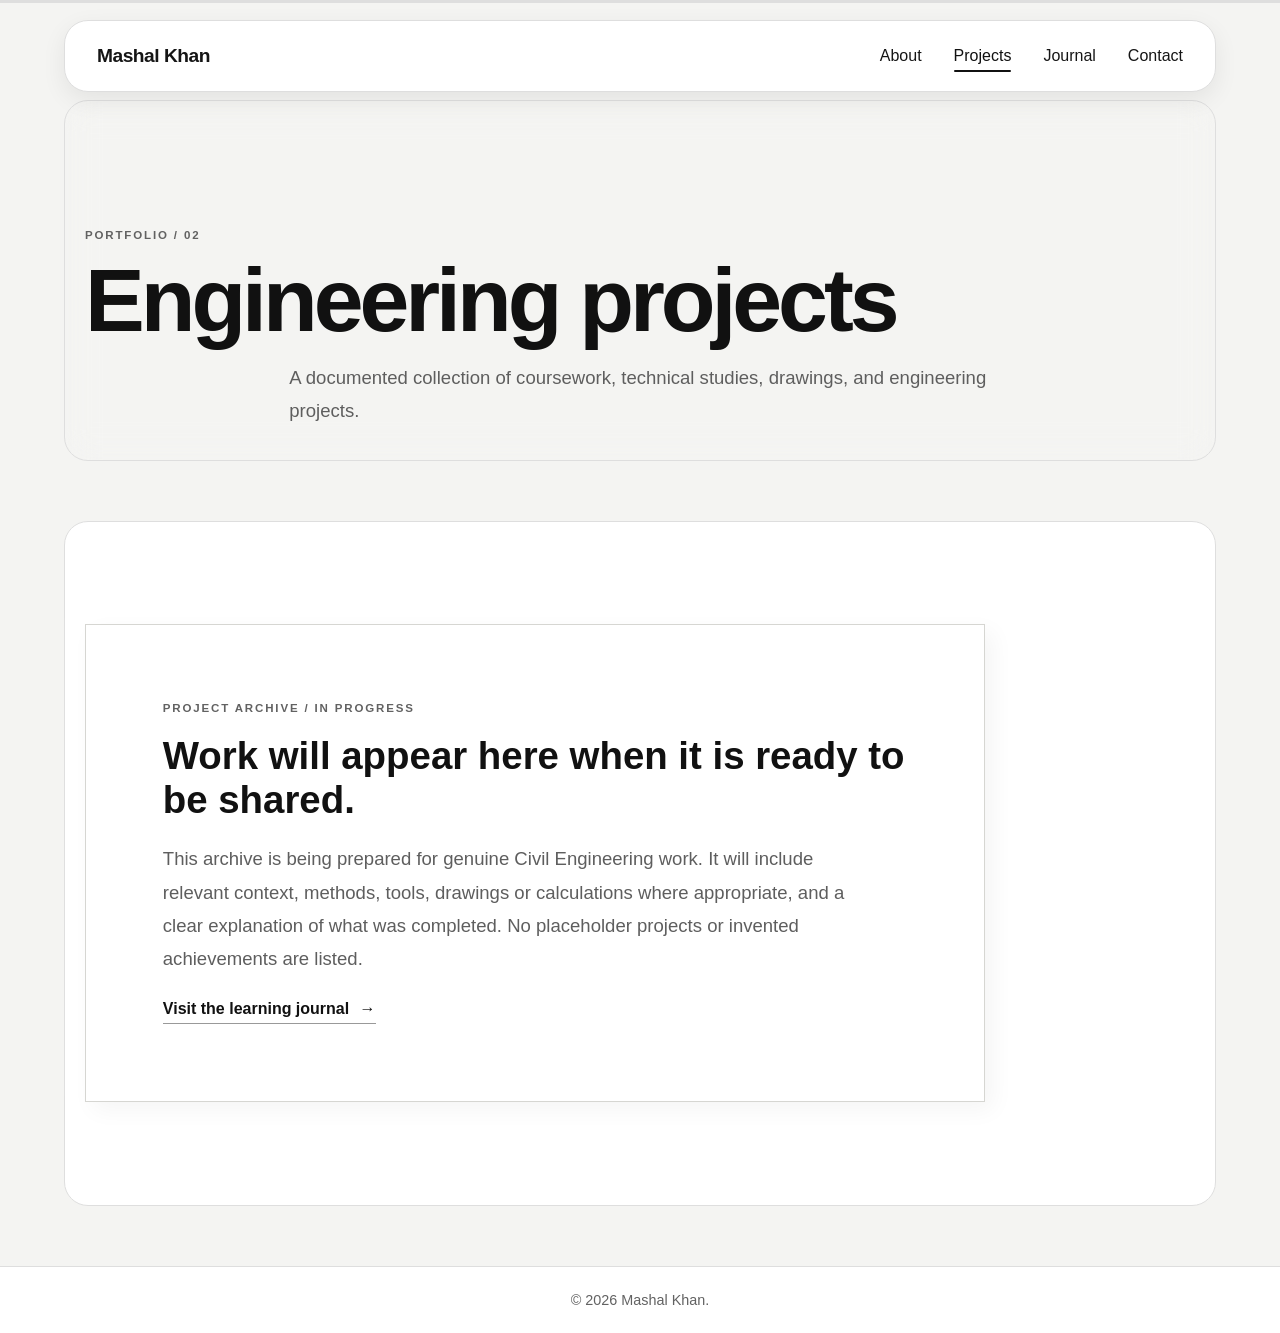
<file: projects.html>
<!DOCTYPE html>
<html lang="en">
<head>
    <!-- Meta Information -->
    <meta charset="UTF-8">
    <meta name="viewport" content="width=device-width, initial-scale=1.0">
    <meta name="description" content="Civil Engineering projects and technical studies by Mashal Khan. Work will be published as it is completed and documented.">
    <meta name="keywords" content="Mashal Khan, Civil Engineering, Engineering Portfolio, Structural Engineering, Construction, Technical Learning">
    <meta name="author" content="Mashal Khan">
    <meta name="robots" content="index, follow">
    
    <!-- Open Graph -->
    <meta property="og:title" content="Mashal Khan | Engineering Projects">
    <meta property="og:description" content="Civil Engineering projects and technical studies by Mashal Khan. Work will be published as it is completed and documented.">
    <meta property="og:type" content="website">
    <meta property="og:url" content="https://mashal-web.github.io/mashal-portfolio/projects.html">
    
    <!-- Theme Color -->
    <meta name="theme-color" content="#f4f4f2">
    
    <title>Mashal Khan | Engineering Projects</title>
    
    <!-- Stylesheets -->
    <link rel="stylesheet" href="style.css">
    <link rel="stylesheet" href="monochrome.css">
    <link rel="canonical" href="https://mashal-web.github.io/mashal-portfolio/projects.html">
    <link rel="icon" type="image/svg+xml" href="assets/images/favicon.svg">
    
    <!-- Favicon -->
</head>
<body class="page-projects">
    <!-- Scroll Progress Bar -->
    <progress class="scroll-progress" value="0" max="100" aria-hidden="true"></progress>
    
    <!-- Skip to Content -->
    <a href="#main-content" class="skip-link">Skip to main content</a>
 
    <!-- Navigation -->
    <header>
        <nav class="navbar" aria-label="Main navigation">
            <div class="logo">
                <a href="index.html">
                    Mashal Khan
                </a>
            </div>
            <ul class="nav-links" id="primary-navigation">
                <li><a href="about.html">About</a></li>
                <li><a href="projects.html" class="active">Projects</a></li>
                <li><a href="journal.html">Journal</a></li>
                <li><a href="contact.html">Contact</a></li>
            </ul>
            <button type="button" class="hamburger" aria-label="Toggle navigation menu" aria-controls="primary-navigation" aria-expanded="false">
                <span></span>
                <span></span>
                <span></span>
            </button>
        </nav>
    </header>

    <main id="main-content">
    <section class="page-intro">
        <div class="container">
            <p class="eyebrow">PORTFOLIO / 02</p>
            <h1 class="intro-title">Engineering projects</h1>
            <p class="intro-description">A documented collection of coursework, technical studies, drawings, and engineering projects.</p>
        </div>
    </section>
    <section class="portfolio-section">
        <div class="container">
            <div class="empty-state empty-state-large">
                <span class="empty-index">PROJECT ARCHIVE / IN PROGRESS</span>
                <h2>Work will appear here when it is ready to be shared.</h2>
                <p>This archive is being prepared for genuine Civil Engineering work. It will include relevant context, methods, tools, drawings or calculations where appropriate, and a clear explanation of what was completed. No placeholder projects or invented achievements are listed.</p>
                <a href="journal.html" class="text-link">Visit the learning journal <span aria-hidden="true">→</span></a>
            </div>
        </div>
    </section>
</main>

    <!-- Back to Top Button -->
    <button id="backToTop" title="Back to Top" aria-label="Scroll back to top">
        </button>

    <!-- Footer -->
    <footer class="footer">
        <p>
            &copy; <span id="currentYear">2026</span> Mashal Khan.
        </p>
    </footer>

    <script src="script.js"></script>
</body>
</html>
</file>
<file: style.css>
/* Typography is provided by the system font stack in monochrome.css. */

/* =========================
   CSS Variables - Base Theme
========================= */
:root {
    /* Base Colors - Dark Theme */
    --text: #151515;
    --text-muted: #666666;
    --border: rgba(255, 255, 255, 0.08);
    
    /* Spacing */
    --space-xs: 0.5rem;
    --space-sm: 1rem;
    --space-md: 1.5rem;
    --space-lg: 2rem;
    --space-xl: 3rem;
    --space-2xl: 5rem;
    
    /* Border Radius */
    --radius-sm: 12px;
    --radius-md: 16px;
    --radius-lg: 24px;
    --radius-full: 9999px;
    
    --shadow-sm: 0 8px 20px rgba(0, 0, 0, 0.15);

    /* Transitions */
    --transition-fast: 0.2s ease;
    --transition: 0.3s ease;
    --transition-slow: 0.5s ease;
}

/* Page palette is defined in monochrome.css. */
/* =========================
   Reset & Base
========================= */
*,
*::before,
*::after {
    margin: 0;
    padding: 0;
    box-sizing: border-box;
}

html {
    scroll-behavior: smooth;
    height: 100%;
    margin: 0;
    padding: 0;
}

body {
    min-height: 100vh;
    min-height: 100dvh;
    min-height: -webkit-fill-available;

    background-color: var(--bg);

    font-family: 'Poppins', sans-serif;
    color: var(--text);
    overflow-x: hidden;
    margin: 0;
    padding: 0;
}

/* =========================
   Typography
========================= */
h1, h2, h3, h4, h5, h6 {
    line-height: 1.2;
    font-weight: 600;
}

a {
    color: inherit;
    text-decoration: none;
}

img {
    max-width: 100%;
    height: auto;
    display: block;
    background: var(--surface-light);
}

/* =========================
   Skip to Content
========================= */
.skip-link {
    position: absolute;
    top: -100%;
    left: 50%;
    transform: translateX(-50%);
    padding: 12px 24px;
    background: var(--primary);
    color: var(--bg);
    text-decoration: none;
    font-weight: 600;
    border-radius: var(--radius-sm);
    z-index: 9999;
    transition: top var(--transition);
}

.skip-link:focus {
    top: 20px;
}

/* =========================
   Scroll Progress Bar
========================= */
.scroll-progress {
    position: fixed;
    top: 0;
    left: 0;
    width: 0;
    height: 4px;
    z-index: 9999;
    transition: width 0.1s ease;
    will-change: width;
}

/* =========================
   Navigation
========================= */
.navbar {
    position: fixed;
    top: 20px;
    left: 50%;
    transform: translateX(-50%);
    width: min(1200px, 90%);
    height: 72px;
    display: flex;
    justify-content: space-between;
    align-items: center;
    padding: 0 32px;
    background: var(--bg-glass);
    backdrop-filter: blur(16px);
    -webkit-backdrop-filter: blur(16px);
    border: 1px solid var(--border);
    border-radius: var(--radius-lg);
    box-shadow: var(--shadow-md);
    z-index: 1000;
    transition: all var(--transition);
}

.navbar.scrolled {
    height: 64px;
    box-shadow: var(--shadow-lg);
}

.logo a {
    font-size: 1.2rem;
    font-weight: 700;
    color: var(--text);
    letter-spacing: -0.5px;
    transition: color var(--transition-fast);
}

.logo a:hover {
    color: var(--primary);
}

.nav-links {
    display: flex;
    gap: 2rem;
    align-items: center;
    list-style: none;
}

.nav-links a {
    color: var(--text-muted);
    font-weight: 500;
    transition: color var(--transition-fast);
    position: relative;
    padding: 4px 0;
}

.nav-links a::after {
    content: "";
    position: absolute;
    left: 0;
    bottom: -4px;
    width: 0;
    height: 2px;
    border-radius: var(--radius-full);
    transition: width var(--transition);
}

.nav-links a:hover,
.nav-links a:focus {
    color: var(--text);
}

.nav-links a:hover::after,
.nav-links a:focus::after,
.nav-links a.active::after {
    width: 100%;
}

.nav-links a.active {
    color: var(--primary);
}

/* =========================
   Hamburger Menu
========================= */
.hamburger {
    display: none;
    flex-direction: column;
    cursor: pointer;
    gap: 6px;
    background: none;
    border: none;
    padding: 4px;
}

.hamburger span {
    width: 28px;
    height: 3px;
    background: var(--text);
    border-radius: var(--radius-sm);
    transition: all var(--transition);
    transform-origin: center;
}

.hamburger.active span:nth-child(1) {
    transform: rotate(45deg) translate(5px, 8px);
}

.hamburger.active span:nth-child(2) {
    opacity: 0;
    transform: scaleX(0);
}

.hamburger.active span:nth-child(3) {
    transform: rotate(-45deg) translate(5px, -8px);
}

/* =========================
   Main Content - Fix for Navbar
========================= */
main {
    padding-top: 80px;
}

section:first-of-type {
    margin-top: 20px;
}

/* =========================
   Sections
========================= */
section {
    margin: 60px auto;
    width: min(1200px, 90%);
    padding: 60px 80px;
    background: var(--bg-glass);
    backdrop-filter: blur(16px);
    -webkit-backdrop-filter: blur(16px);
    border: 1px solid var(--border);
    border-radius: var(--radius-lg);
}

.container {
    max-width: 1200px;
    margin: 0 auto;
}

.section-title {
    font-size: 2.8rem;
    font-weight: 700;
    text-align: center;
    position: relative;
    display: inline-block;
    margin: 0 auto 50px;
    padding-bottom: 15px;
}

.section-title::after {
    content: '';
    position: absolute;
    bottom: 0;
    left: 50%;
    transform: translateX(-50%);
    width: 60px;
    height: 4px;
    border-radius: 4px;
}

/* =========================
   Page Intro
========================= */
.page-intro {
    margin: 20px auto 30px;
    padding: 60px 80px;
    background: var(--bg-glass);
    backdrop-filter: blur(16px);
    -webkit-backdrop-filter: blur(16px);
    border: 1px solid var(--border);
    border-radius: var(--radius-lg);
    width: min(1200px, 90%);
}

.intro-content {
    text-align: center;
    max-width: 800px;
    margin: 0 auto;
}

.intro-title {
    font-size: 2.8rem;
    font-weight: 700;
    color: var(--text);
    margin-bottom: 16px;
}

.intro-title i {
    margin-right: 12px;
}

.intro-description {
    color: var(--text-muted);
    font-size: 1.05rem;
    line-height: 1.8;
    margin: 0 auto;
}

.intro-description:last-of-type {
    margin-bottom: 0;
}

.intro-badge {
    display: inline-flex;
    align-items: center;
    gap: 8px;
    padding: 4px 16px;
    border: 1px solid var(--border);
    border-radius: var(--radius-full);
    font-size: 0.7rem;
    font-weight: 600;
    letter-spacing: 0.5px;
    text-transform: uppercase;
    margin-bottom: 16px;
}

.intro-actions {
    margin-top: 30px;
    display: flex;
    justify-content: center;
    gap: 14px;
    flex-wrap: wrap;
}

.intro-actions .btn {
    min-width: 160px;
    padding: 0.7rem 1.6rem;
    font-size: 0.9rem;
}

.intro-card {
    text-align: center;
}

.intro-stats {
    display: flex;
    justify-content: center;
    align-items: center;
    gap: 20px;
    margin: 20px 0 28px;
    padding: 16px 24px;
    background: rgba(255, 255, 255, 0.02);
    border: 1px solid var(--border);
    border-radius: var(--radius-sm);
    max-width: 500px;
    margin-left: auto;
    margin-right: auto;
}

.stat-item {
    display: flex;
    flex-direction: column;
    align-items: center;
    gap: 2px;
}

.stat-number {
    font-size: 1.1rem;
    font-weight: 700;
    color: var(--text);
}

.stat-label {
    font-size: 0.65rem;
    text-transform: uppercase;
    letter-spacing: 0.5px;
    color: var(--text-muted);
    opacity: 0.6;
}

.stat-divider {
    width: 1px;
    height: 30px;
    background: var(--border);
}

/* =========================
   Cards
========================= */
.card {
    background: var(--surface);
    backdrop-filter: blur(12px);
    -webkit-backdrop-filter: blur(12px);
    border: 1px solid var(--border);
    border-radius: var(--radius-md);
    padding: 2rem;
    transition: all var(--transition);
    box-shadow: var(--shadow-md);
}

.card:hover {
    transform: translateY(-4px);
    border-color: var(--primary);
    box-shadow: var(--shadow-lg);
}

.card h3,
.card h4 {
    color: var(--primary);
    margin-bottom: 10px;
}

.card p {
    color: var(--text-muted);
    line-height: 1.6;
}

/* =========================
   Buttons
========================= */
.btn {
    display: inline-flex;
    align-items: center;
    justify-content: center;
    gap: 8px;
    min-width: 180px;
    padding: 0.9rem 1.8rem;
    border: 1px solid transparent;
    border-radius: var(--radius-sm);
    font-weight: 600;
    font-size: 1rem;
    text-decoration: none;
    cursor: pointer;
    transition: all var(--transition);
    text-align: center;
}

.btn:hover {
    transform: translateY(-2px);
    box-shadow: var(--shadow-sm);
}

.btn:active {
    transform: translateY(0);
}

.btn-primary {
    color: var(--bg);
}

.btn-outline {
    background: rgba(255, 255, 255, 0.05);
    border-color: var(--border);
    color: var(--text);
}

.btn-outline:hover {
    color: var(--primary);
    background: var(--shadow-primary-color);
}

/* =========================
   Hero Section
========================= */
.hero {
    min-height: 85vh;
    display: grid;
    grid-template-columns: 320px 1fr;
    align-items: center;
    gap: var(--space-2xl);
    padding: 40px 0;
    margin-top: 20px;
    margin-bottom: 60px;
}

.hero-image {
    display: flex;
    justify-content: center;
    align-items: center;
}

.hero-image img {
    width: clamp(160px, 25vw, 200px);
    aspect-ratio: 1;
    object-fit: cover;
    border-radius: 50%;
    padding: 6px;
    background: rgba(255, 255, 255, 0.05);
    border: 2px solid var(--border);
    box-shadow: var(--shadow-lg);
    transition: all var(--transition);
}

.hero-image img:hover {
    transform: scale(1.02);
    border-color: var(--primary);
}

.hero-content {
    display: flex;
    flex-direction: column;
    align-items: flex-start;
    max-width: 650px;
}

.hero-tag {
    display: inline-block;
    padding: 6px 16px;
    border: 1px solid var(--border);
    border-radius: var(--radius-full);
    font-size: 0.85rem;
    font-weight: 600;
    text-transform: uppercase;
    letter-spacing: 1px;
    margin-bottom: 10px;
}

.hero h1 {
    font-size: clamp(3rem, 7vw, 5rem);
    font-weight: 700;
    line-height: 1.05;
    letter-spacing: -2px;
    color: var(--text);
    margin: 10px 0;
}

.hero-description {
    max-width: 600px;
    color: var(--text-muted);
    line-height: 1.8;
    font-size: 1.1rem;
}

.buttons {
    display: flex;
    gap: var(--space-md);
    margin-top: var(--space-lg);
    flex-wrap: wrap;
}

.hero-socials {
    display: flex;
    gap: var(--space-lg);
    margin-top: var(--space-xl);
    opacity: 0.8;
}

.hero-socials a {
    font-size: 0.9rem;
    letter-spacing: 0.5px;
    color: var(--text-muted);
    transition: color var(--transition-fast);
    position: relative;
}

.hero-socials a::after {
    content: '';
    position: absolute;
    left: 0;
    bottom: -4px;
    width: 0;
    height: 1px;
    transition: width var(--transition);
}

.hero-socials a:hover {
    color: var(--primary);
}

.hero-socials a:hover::after {
    width: 100%;
}

/* =========================
   About Section
========================= */
.about-content {
    display: grid;
    grid-template-columns: 1fr 1fr;
    gap: 50px;
    align-items: center;
}

.about-text p {
    margin-bottom: 20px;
    color: var(--text-muted);
    font-size: 1.05rem;
    line-height: 1.8;
}

.about-text strong {
    color: var(--primary);
}

.about-cards {
    display: grid;
    gap: 20px;
}

/* =========================
   Journey Section
========================= */
.timeline {
    position: relative;
    padding-left: 40px;
}

.timeline::before {
    content: '';
    position: absolute;
    left: 8px;
    top: 0;
    bottom: 0;
    width: 3px;
    border-radius: var(--radius-full);
    opacity: 0.3;
}

.timeline-item {
    position: relative;
    margin-bottom: 40px;
}

.timeline-item:last-child {
    margin-bottom: 0;
}

.timeline-dot {
    position: absolute;
    left: -36px;
    top: 6px;
    width: 16px;
    height: 16px;
    border-radius: 50%;
    box-shadow: var(--glow-2);
    border: 3px solid var(--bg);
}

.timeline-content {
    backdrop-filter: blur(12px);
    padding: 20px 24px;
    border-radius: var(--radius-md);
    border: 1px solid var(--border);
    transition: all var(--transition);
}

.timeline-content:hover {
    transform: translateX(8px);
    border-color: var(--primary);
}

.timeline-content h3 {
    color: var(--primary);
    margin-bottom: 4px;
}

.timeline-date {
    color: var(--text-muted);
    font-size: 0.9rem;
    font-weight: 500;
    margin-bottom: 8px;
}

.timeline-content p {
    color: var(--text-muted);
    line-height: 1.6;
}

/* =========================
   Learning Section
========================= */
.learning-grid {
    display: grid;
    grid-template-columns: repeat(auto-fit, minmax(280px, 1fr));
    gap: 30px;
}

.learning-grid .card {
    text-align: center;
}

.progress-bar {
    width: 100%;
    height: 8px;
    background: rgba(255, 255, 255, 0.1);
    border-radius: var(--radius-full);
    margin-bottom: 15px;
    overflow: hidden;
}

.progress {
    height: 100%;
    border-radius: var(--radius-full);
    transition: width 1s ease;
    will-change: width;
}

/* =========================
   Skills Section
========================= */
.skills-grid {
    display: grid;
    grid-template-columns: repeat(auto-fit, minmax(250px, 1fr));
    gap: 25px;
}

.skill-card {
    text-align: center;
}

.skill-icon {
    font-size: 3rem;
    margin-bottom: 15px;
    display: block;
}

.skill-card h3 {
    color: var(--primary);
    margin-bottom: 10px;
}

.skill-card p {
    color: var(--text-muted);
    font-size: 0.95rem;
    line-height: 1.6;
}

/* =========================
   Projects Section
========================= */
.projects-grid {
    display: grid;
    grid-template-columns: repeat(auto-fit, minmax(320px, 1fr));
    gap: 30px;
}

.project-card {
    transition: all var(--transition);
    cursor: pointer;
}

.project-card:hover {
    transform: translateY(-8px) scale(1.02);
    box-shadow: var(--shadow-lg);
}

.project-content {
    padding: 5px 0;
}

.project-content h3 {
    color: var(--primary);
    margin-bottom: 10px;
    font-size: 1.3rem;
}

.project-content p {
    color: var(--text-muted);
    margin-bottom: 15px;
    line-height: 1.6;
}

.tech-stack {
    display: flex;
    flex-wrap: wrap;
    gap: 10px;
    margin-bottom: 20px;
}

.tech-stack span {
    background: rgba(33, 38, 45, 0.8);
    color: var(--primary);
    padding: 4px 12px;
    border-radius: var(--radius-sm);
    font-size: 0.85rem;
    font-weight: 500;
    border: 1px solid var(--border);
}

.project-links {
    display: flex;
    gap: 15px;
    flex-wrap: wrap;
}

.project-links .btn {
    min-width: 140px;
}

/* Project Cards */
.project-cards {
    display: grid;
    grid-template-columns: 1fr 1fr;
    gap: 25px;
    max-width: 800px;
    margin: 40px auto 0;
}

.project-card-link {
    text-decoration: none;
    transition: transform var(--transition);
}

.project-card-link:hover {
    transform: translateY(-4px);
}

.project-card-link .card {
    text-align: center;
    padding: 2rem;
    height: 100%;
    cursor: pointer;
}

.project-card-link .card h3 {
    color: var(--primary);
    margin-bottom: 10px;
}

.project-card-link .card h3 i {
    margin-right: 8px;
}

.project-card-link .card p {
    color: var(--text-muted);
    font-size: 0.95rem;
    line-height: 1.6;
    margin-bottom: 12px;
}

.card-tag {
    display: inline-block;
    padding: 4px 14px;
    border-radius: var(--radius-full);
    font-size: 0.8rem;
    font-weight: 500;
    border: 1px solid var(--border);
}

/* Project Status Badges */
.project-status {
    margin: 15px 0;
}

.status-badge {
    display: inline-flex;
    align-items: center;
    gap: 6px;
    padding: 4px 14px;
    border-radius: var(--radius-full);
    font-size: 0.8rem;
    font-weight: 500;
}

.status-badge.in-progress {
    background: var(--shadow-primary-color);
    color:var(--primary);
    border: 1px solid rgba(var(--rgb-bg), 0.25);
}

.status-badge.coming-soon {
    background: rgba(var(--rgb-bg), 0.15);
    color: var(--text-muted);
    border: 1px solid rgba(var(--rgb-bg), 0.2);
}

/* Featured Badge */
.project-badge {
    display: inline-flex;
    align-items: center;
    gap: 6px;
    color: var(--bg);
    padding: 4px 14px;
    border-radius: var(--radius-full);
    font-size: 0.75rem;
    font-weight: 600;
    margin-bottom: 12px;
    width: fit-content;
}

.project-card.featured {
    border-color: var(--primary);
    box-shadow: var(--shadow-primary);
    grid-column: 1 / -1;
}

/* =========================
   Contact Form
========================= */
.contact-form-wrapper {
    max-width: 700px;
    margin: 0 auto;
    padding: 20px 0;
}

.contact-form {
    display: flex;
    flex-direction: column;
    gap: 20px;
    margin-top: auto;
}

.form-group {
    display: flex;
    flex-direction: column;
    gap: 6px;
}

.form-group label {
    color: var(--text-muted);
    font-size: 0.9rem;
    font-weight: 500;
    letter-spacing: 0.5px;
}

.form-group input,
.form-group textarea,
.form-group select {
    width: 100%;
    padding: 14px 18px;
    background: var(--bg);
    backdrop-filter: blur(12px);
    -webkit-backdrop-filter: blur(12px);
    border: 1px solid var(--border);
    border-radius: var(--radius-sm);
    color: var(--text);
    font-family: 'Poppins', sans-serif;
    font-size: 1rem;
    transition: all var(--transition);
    outline: none;
}

.form-group input::placeholder,
.form-group textarea::placeholder {
    color: var(--text-muted);
    opacity: 0.6;
}

.form-group input:focus,
.form-group textarea:focus,
.form-group select:focus {
    border-color: var(--primary);
    box-shadow: 0 0 0 3px var(--shadow-primary);
}

.form-group textarea {
    resize: vertical;
    min-height: 120px;
    max-height: 300px;
}

.form-row {
    display: grid;
    grid-template-columns: 1fr 1fr;
    gap: 20px;
}

.form-submit {
    margin-top: 10px;
}

.form-submit .btn {
    width: 100%;
    padding: 16px;
    font-size: 1.05rem;
    letter-spacing: 0.5px;
}

.form-status {
    padding: 12px 16px;
    border-radius: var(--radius-sm);
    font-size: 0.95rem;
    display: none;
    animation: slideUp 0.3s ease;
}

.form-status.success {
    display: block;
    background: rgba(0, 0, 0, 0.04);
    border: 1px solid #dedede;
    color: #111111;
}

.form-status.error {
    display: block;
    background: rgba(0, 0, 0, 0.04);
    border: 1px solid #999999;
    color: #555555;
}

.spinner-small {
    display: none;
    width: 20px;
    height: 20px;
    border: 2px solid var(--border);
    border-top-color: var(--bg);
    border-radius: 50%;
    animation: spin 0.8s linear infinite;
}

.btn.loading .spinner-small {
    display: inline-block;
}

.btn.loading .btn-text {
    display: none;
}

/* =========================
   Contact Page
========================= */
#contact {
    background: transparent !important;
    backdrop-filter: none !important;
    border: none !important;
    box-shadow: none !important;
    padding: 0 !important;
}

#contact .container {
    max-width: 1200px;
    margin: 0 auto;
    padding: 0 20px;
}

.contact-grid {
    display: grid;
    grid-template-columns: 1fr 1fr;
    gap: 50px;
    align-items: start;
}

.contact-info {
    display: flex;
    flex-direction: column;
    gap: 24px;
    margin-top: auto;
}

.contact-info-item {
    display: flex;
    align-items: flex-start;
    gap: 16px;
    padding: 16px 20px;
    border-radius: var(--radius-sm);
    border: 1px solid var(--border);
    transition: all var(--transition);
}

.contact-info-item:hover {
    border-color: var(--primary);
    transform: translateX(4px);
}

.contact-info-icon {
    font-size: 1.5rem;
    flex-shrink: 0;
    margin-top: 2px;
}

.contact-info-content h4 {
    color: var(--text);
    font-size: 0.95rem;
    margin-bottom: 2px;
}

.contact-info-content p {
    color: var(--text-muted);
    font-size: 0.9rem;
    line-height: 1.5;
}

.contact-info-content a {
    color: var(--primary);
    transition: color var(--transition-fast);
}

.contact-info-content a:hover {
    color: var(--primary-hover);
}

.contact-socials {
    display: flex;
    gap: 16px;
    margin-top: 10px;
    flex-wrap: wrap;
}

.contact-socials a {
    display: flex;
    align-items: center;
    gap: 8px;
    padding: 10px 18px;
    border: 1px solid var(--border);
    border-radius: var(--radius-sm);
    color: var(--text-muted);
    text-decoration: none;
    transition: all var(--transition);
    font-size: 0.9rem;
}

.contact-socials a:hover {
    border-color: var(--primary);
    color: var(--primary);
    transform: translateY(-2px);
    box-shadow: var(--shadow-sm);
}

.heading-card {
    text-align: center;
    padding: 40px 48px 36px;
    margin-bottom: 36px;
    backdrop-filter: blur(14px);
    border: 1px solid var(--border);
    border-radius: var(--radius-lg);
    transition: all var(--transition);
}

.heading-card:hover {
    transform: translateY(-4px);
    border-color: var(--primary);
    box-shadow: var(--shadow-md);
}

.heading-badge {
    display: inline-flex;
    align-items: center;
    gap: 8px;
    padding: 6px 18px;
    border-radius: var(--radius-full);
    font-size: 0.75rem;
    font-weight: 600;
    letter-spacing: 0.5px;
    text-transform: uppercase;
    margin-bottom: 16px;
}

.heading-title {
    font-size: 2.8rem;
    font-weight: 700;
    color: var(--text);
    margin-bottom: 10px;
}

.heading-subtitle {
    color: var(--text-muted);
    font-size: 1.1rem;
    max-width: 550px;
    margin: 0 auto;
    line-height: 1.7;
}

.row-two-col {
    display: grid;
    grid-template-columns: 1.2fr 0.8fr;
    gap: 32px;
    align-items: stretch;
}

.form-card {
    padding: 36px 40px;
}

.contact-form {
    display: flex;
    flex-direction: column;
    gap: 20px;
}

.input-label {
    display: flex !important;
    align-items: center;
    gap: 8px;
    color: var(--text) !important;
    font-size: 0.85rem !important;
    font-weight: 500 !important;
    margin-bottom: 4px !important;
    position: relative !important;
    top: auto !important;
    left: auto !important;
    transform: none !important;
    opacity: 1 !important;
    pointer-events: auto !important;
    visibility: visible !important;
}

.input-label i {
    color: var(--primary);
    font-size: 0.8rem;
}

.form-group input,
.form-group textarea {
    width: 100%;
    padding: 14px 18px;
    background: rgba(255, 255, 255, 0.02);
    border: 1.5px solid var(--border);
    border-radius: var(--radius-sm);
    color: var(--text);
    font-family: 'Poppins', sans-serif;
    font-size: 0.95rem;
    transition: all var(--transition);
    outline: none;
}

.form-group input:focus,
.form-group textarea:focus {
    border-color: var(--primary);
    background: rgba(var(--rgb-bg), 0.03);
    box-shadow: 0 0 0 4px rgba(var(--rgb-bg), 0.04);
}

.form-group textarea {
    resize: vertical;
    min-height: 120px;
}

.btn-submit {
    display: inline-flex;
    align-items: center;
    justify-content: center;
    gap: 10px;
    padding: 16px 32px;
    color: var(--bg);
    font-family: 'Poppins', sans-serif;
    font-size: 0.95rem;
    font-weight: 600;
    border: none;
    border-radius: var(--radius-sm);
    cursor: pointer;
    transition: all var(--transition);
    width: 100%;
    position: relative;
    overflow: hidden;
}

.btn-submit::after {
    content: '';
    position: absolute;
    inset: 0;
    background: #ffffff;
    opacity: 0;
    transition: opacity var(--transition);
}

.btn-submit:hover::after {
    opacity: 1;
}

.btn-submit:hover {
    transform: translateY(-3px);
    box-shadow: 0 12px 36px rgba(var(--rgb-bg), 0.25);
}

.btn-submit i {
    transition: transform 0.3s ease;
}

.btn-submit:hover i {
    transform: translateX(4px);
}

.content-card {
    padding: 36px 32px;
    display: flex;
    flex-direction: column;
    gap: 18px;
}

.content-header {
    margin-bottom: 4px;
}

.content-header-label {
    font-size: 0.6rem;
    text-transform: uppercase;
    letter-spacing: 0.8px;
    color: var(--text-muted);
    opacity: 0.5;
}

.content-header h3 {
    font-size: 1.2rem;
    font-weight: 600;
    color: var(--text);
    margin-top: 2px;
}

.content-item {
    display: flex;
    align-items: center;
    gap: 16px;
    padding: 12px 16px;
    background: rgba(255, 255, 255, 0.02);
    border-radius: var(--radius-sm);
    transition: all var(--transition);
    border: 1px solid transparent;
}

.content-item:hover {
    background: rgba(255, 255, 255, 0.04);
    border-color: var(--border);
    transform: translateX(6px);
}

.content-icon {
    width: 44px;
    height: 44px;
    display: flex;
    align-items: center;
    justify-content: center;
    border-radius: var(--radius-sm);
    font-size: 1.05rem;
    flex-shrink: 0;
    transition: all var(--transition);
}

.content-item:hover .content-icon {
    transform: scale(1.06);
}

.content-text {
    display: flex;
    flex-direction: column;
    min-width: 0;
}

.content-label {
    font-size: 0.6rem;
    text-transform: uppercase;
    letter-spacing: 0.8px;
    color: var(--text-muted);
    opacity: 0.5;
    transition: all var(--transition);
}

.content-item:hover .content-label {
    opacity: 0.8;
}

.content-text a,
.content-text span {
    font-size: 0.9rem;
    font-weight: 500;
    text-decoration: none;
    color: var(--text);
    transition: all var(--transition);
}

.content-text a:hover {
    color: var(--primary);
}

.email-icon {
    background: var(--shadow-primary-color);
    color: var(--primary);
}   
.email-icon i { color:var(--primary); }

.location-icon {
    background: var(--shadow-primary-color);
    color: var(--primary);
}
.location-icon i { color: var(--primary) }

.availability-icon {
    background: rgba(0, 0, 0, 0.04);
    color: #444444;
}
.availability-icon i { color: #444444; }

.status-badge {
    display: inline-flex;
    align-items: center;
    gap: 8px;
    color: #111111;
}

.status-dot {
    display: inline-block;
    width: 8px;
    height: 8px;
    background: #111111;
    border-radius: 50%;
    animation: pulse-dot 2s ease-in-out infinite;
}

@keyframes pulse-dot {
    0%, 100% { opacity: 1; transform: scale(1); }
    50% { opacity: 0.5; transform: scale(0.8); }
}

.content-divider {
    height: 1px;
    background: var(--border);
    margin: 4px 0;
}

.content-social {
    display: flex;
    flex-direction: column;
    gap: 12px;
    padding: 4px 0;
}

.social-label {
    font-size: 0.6rem;
    text-transform: uppercase;
    letter-spacing: 0.8px;
    color: var(--text-muted);
    opacity: 0.5;
}

.social-links {
    display: flex;
    gap: 12px;
}

.social-link {
    display: inline-flex;
    align-items: center;
    justify-content: center;
    width: 46px;
    height: 46px;
    border-radius: 50%;
    background: rgba(255, 255, 255, 0.02);
    border: 1px solid var(--border);
    color: var(--text-muted);
    font-size: 1.15rem;
    transition: all var(--transition);
    text-decoration: none;
}

.social-link:hover {
    transform: translateY(-4px);
    border-color: var(--primary);
    background: rgba(255, 255, 255, 0.04);
}

.social-link.github:hover {
    color: #ffffff;
    border-color: #ffffff;
}
.social-link.linkedin:hover {
    color: #111111;
    border-color: #111111;
}
.social-link.twitter:hover {
    color: #111111;
    border-color: #111111;
}
.social-link.email:hover {
    color: var(--primary);
    border-color: var(--primary);
}

/* =========================
   Resources
========================= */
.resources-grid {
    display: grid;
    grid-template-columns: repeat(auto-fit, minmax(280px, 1fr));
    gap: 30px;
}

.resource-card {
    text-align: center;
}

.resource-icon {
    font-size: 3rem;
    margin-bottom: 15px;
}

.resource-card h3 {
    color: var(--text);
    margin-bottom: 10px;
}

.resource-card p {
    color: var(--text-muted);
    font-size: 0.95rem;
    margin-bottom: 20px;
    line-height: 1.6;
}

.resource-card .btn {
    width: 100%;
    max-width: 220px;
}

.resource-card .file-size {
    display: block;
    margin-top: 8px;
    color: var(--text-muted);
    font-size: 0.8rem;
    opacity: 0.7;
}

/* =========================
   Social Grid
========================= */
.social-grid {
    display: grid;
    grid-template-columns: repeat(auto-fit, minmax(220px, 1fr));
    gap: 25px;
    max-width: 800px;
    margin: 0 auto;
}

.social-card {
    display: flex;
    flex-direction: column;
    align-items: center;
    text-align: center;
    padding: 2rem;
    backdrop-filter: blur(12px);
    border: 1px solid var(--border);
    border-radius: var(--radius-md);
    text-decoration: none;
    transition: all var(--transition);
}

.social-card:hover {
    transform: translateY(-6px);
    border-color: var(--primary);
    box-shadow: var(--shadow-lg);
}

.social-card i {
    font-size: 2.5rem;
    margin-bottom: 10px;
}

.social-card span {
    color: var(--text);
    font-size: 1.1rem;
    font-weight: 600;
}

.social-card p {
    color: var(--text-muted);
    font-size: 0.85rem;
    margin-top: 4px;
}

.social-card.github i { color: #ffffff; }
.social-card.linkedin i { color: #111111; }
.social-card.email i { color: var(--primary); }


/* =========================
   Availability
========================= */
.availability-grid {
    display: grid;
    grid-template-columns: repeat(auto-fit, minmax(280px, 1fr));
    gap: 25px;
}

.availability-card {
    text-align: center;
}

.availability-status {
    display: flex;
    align-items: center;
    justify-content: center;
    gap: 10px;
    margin-bottom: 10px;
}

.status-dot {
    width: 12px;
    height: 12px;
    border-radius: 50%;
    display: inline-block;
}

.status-dot.available {
    background: #111111;
    box-shadow: 0 0 12px rgba(0, 0, 0, 0.12);
}

.status-dot.busy {
    background: #555555;
    box-shadow: 0 0 12px rgba(0, 0, 0, 0.12);
}

.status-dot.soon {
    background: #444444;
    box-shadow: 0 0 12px rgba(0, 0, 0, 0.12);
}

.status-label {
    color: var(--text);
    font-weight: 500;
}

.availability-card p {
    color: var(--text-muted);
    font-size: 0.95rem;
    line-height: 1.6;
}

/* =========================
   Journal Navigation
========================= */
.journal-nav {
    display: flex;
    flex-wrap: wrap;
    justify-content: center;
    gap: 10px;
    max-width: 700px;
    margin: 20px auto 0;
}

.journal-nav-link {
    display: inline-flex;
    align-items: center;
    gap: 8px;
    padding: 6px 16px;
    border: 1px solid var(--border);
    border-radius: var(--radius-full);
    color: var(--text-muted);
    font-size: 0.8rem;
    font-weight: 500;
    text-decoration: none;
    transition: all var(--transition);
    cursor: pointer;
}

.journal-nav-link:hover {
    border-color: var(--primary);
    color: var(--text);
    transform: translateY(-2px);
    box-shadow: var(--shadow-sm);
}

.journal-nav-link i {
    color: var(--primary);
}

.journal-nav-link.active {
    border-color: var(--primary);
    color: var(--text);
    background: var(--shadow-primary-color);
}

/* =========================
   Journal Entries
========================= */
.journal-entry {
    margin: 60px auto;
}

.entry-card {
    backdrop-filter: blur(12px);
    border: 1px solid var(--border);
    border-radius: var(--radius-md);
    padding: 2.5rem;
    box-shadow: var(--shadow-md);
    transition: all var(--transition);
}

.entry-card:hover {
    border-color: var(--primary);
    box-shadow: var(--shadow-lg);
}

.entry-header {
    display: flex;
    gap: 30px;
    margin-bottom: 25px;
    padding-bottom: 20px;
    border-bottom: 1px solid var(--border);
}

.entry-date {
    display: flex;
    flex-direction: column;
    align-items: center;
    justify-content: center;
    background: rgba(var(--rgb-bg), 0.08);
    border: 1px solid var(--shadow-primary-color);
    border-radius: var(--radius-sm);
    padding: 8px 16px;
    min-width: 65px;
    flex-shrink: 0;
}

.entry-date .day {
    font-size: 1.6rem;
    font-weight: 700;
    color: var(--primary);
    line-height: 1.2;
}

.entry-date .month {
    font-size: 0.75rem;
    color: var(--text-muted);
    text-transform: uppercase;
    letter-spacing: 0.5px;
}

.entry-date .year {
    font-size: 0.7rem;
    color: var(--text-muted);
}

.entry-title-group {
    flex: 1;
}

.entry-title-group h2 {
    color: var(--text);
    font-size: 1.6rem;
    font-weight: 700;
    margin-bottom: 8px;
}

.entry-title-group h2 i {
    color: var(--primary);
    margin-right: 10px;
}

.entry-meta {
    display: flex;
    gap: 16px;
    color: var(--text-muted);
    font-size: 0.85rem;
}

.entry-meta span {
    display: inline-flex;
    align-items: center;
    gap: 5px;
}

.entry-meta span i {
    color: var(--primary);
}

.entry-body {
    margin-bottom: 25px;
}

.entry-body p {
    color: var(--text-muted);
    line-height: 1.9;
    margin-bottom: 16px;
    font-size: 1.05rem;
}

.entry-body p strong {
    color: var(--text);
}

.entry-body p em {
    color: var(--primary);
    font-style: italic;
}

.entry-body ul {
    list-style: none;
    padding-left: 0;
    margin: 16px 0 20px;
}

.entry-body ul li {
    color: var(--text-muted);
    line-height: 1.8;
    padding-left: 24px;
    position: relative;
    margin-bottom: 6px;
}

.entry-body ul li::before {
    content: "▸";
    position: absolute;
    left: 0;
    color: var(--primary);
}

.entry-body code {
    background: rgba(var(--rgb-bg), 0.08);
    color: var(--primary);
    padding: 2px 8px;
    border-radius: 4px;
    font-size: 0.9rem;
    border: 1px solid var(--shadow-primary-color);
}

.entry-footer {
    display: flex;
    justify-content: space-between;
    align-items: center;
    flex-wrap: wrap;
    gap: 16px;
    padding-top: 20px;
    border-top: 1px solid var(--border);
}

.entry-tags {
    display: flex;
    flex-wrap: wrap;
    gap: 8px;
}

.entry-tags span {
    background: rgba(var(--rgb-bg), 0.06);
    color: var(--text-muted);
    padding: 4px 12px;
    border-radius: var(--radius-full);
    font-size: 0.8rem;
    border: 1px solid rgba(var(--rgb-bg), 0.1);
    transition: all var(--transition-fast);
}

.entry-tags span:hover {
    color: var(--primary);
    border-color: var(--primary);
    background: var(--shadow-primary-color);
}

.entry-actions {
    display: flex;
    gap: 10px;
}

.entry-actions .btn {
    min-width: auto;
    padding: 0.6rem 1.2rem;
    font-size: 0.85rem;
}

/* =========================
   Next Page Navigation
========================= */
.next-page-nav {
    text-align: center;
    padding: 30px 0 10px;
    margin: 0 auto 30px;
    width: min(1200px, 90%);
}

.next-page-nav .btn {
    min-width: 140px;
    padding: 0.7rem 1.6rem;
    font-size: 0.9rem;
}

.next-page-nav .nav-divider {
    color: var(--text-muted);
    opacity: 0.3;
    margin: 0 12px;
    font-size: 0.8rem;
}

/* =========================
   Back to Top Button
========================= */
#backToTop {
    position: fixed;
    bottom: 30px;
    right: 30px;
    width: 50px;
    height: 50px;
    border: 1px;
    border-radius: 50%;
    backdrop-filter: blur(5px);
    background: var(--bg-glass);
    color: var(--primary);
    font-size: 1.5rem;
    font-weight: 700;
    cursor: pointer;
    display: flex;
    justify-content: center;
    align-items: center;
    opacity: 0;
    visibility: hidden;
    transition: all var(--transition);
    box-shadow: var(--shadow-primary);
    z-index: 999;
}

#backToTop:hover {
    transform: translateY(-5px) scale(1.05);
    background: var(--bg);
}

#backToTop:active {
    transform: scale(0.95);
}

#backToTop.show {
    opacity: 1;
    visibility: visible;
}

/* =========================
   Footer
========================= */
.footer {
    padding: 25px;
    text-align: center;
    border-top: 1px solid var(--border);
    color: var(--text-muted);
    background: var(--bg-glass);
    backdrop-filter: blur(16px);
    font-size: 0.9rem;
    margin-top: 50px;
}

/* =========================
   Custom Notification
========================= */
.custom-notification {
    position: fixed;
    bottom: 100px;
    left: 50%;
    transform: translateX(-50%);
    z-index: 9999;
    max-width: 450px;
    width: 90%;
    animation: slideUp 0.3s ease;
    box-shadow: var(--shadow-lg);
    border-radius: var(--radius-sm);
    overflow: hidden;
}

.notification-content {
    display: flex;
    align-items: center;
    gap: 12px;
    padding: 16px 20px;
    background: var(--surface);
    border: 1px solid var(--border);
    backdrop-filter: blur(16px);
    border-radius: var(--radius-sm);
}

.notification-icon {
    font-size: 1.2rem;
    flex-shrink: 0;
}

.notification-message {
    flex: 1;
    color: var(--text);
    font-size: 0.95rem;
    line-height: 1.5;
}

.notification-close {
    background: none;
    border: none;
    color: var(--text-muted);
    font-size: 1.5rem;
    cursor: pointer;
    padding: 0 5px;
    transition: color var(--transition-fast);
    line-height: 1;
}

.notification-close:hover {
    color: var(--text);
}

/* =========================
   Focus States
========================= */
:focus-visible {
    outline: 2px solid var(--primary);
    outline-offset: 2px;
}

/* =========================
   Loading Spinner
========================= */
.loader {
    position: fixed;
    top: 0;
    left: 0;
    width: 100%;
    height: 100%;
    background: var(--bg);
    display: flex;
    justify-content: center;
    align-items: center;
    z-index: 9999;
    transition: opacity 0.5s ease;
}

.loader.hide {
    opacity: 0;
    pointer-events: none;
}

.spinner {
    width: 50px;
    height: 50px;
    border: 3px solid var(--border);
    border-top-color: var(--primary);
    border-radius: 50%;
    animation: spin 1s linear infinite;
}

/* =========================
   Body Utilities
========================= */
body.menu-open {
    overflow: hidden;
    position: fixed;
    width: 100%;
}

/* =========================
   Intro Section
========================= */
.intro-content {
    text-align: center;
    max-width: 800px;
    margin: 0 auto;
}

.intro-text {
    font-size: 1.2rem;
    color: var(--text-muted);
    line-height: 1.8;
    margin-bottom: 30px;
}

.intro-text strong {
    color: var(--primary);
}

/* =========================
   Section Footer
========================= */
.section-footer {
    text-align: center;
    margin-top: 40px;
}

/* =========================
   Journal Preview
========================= */
.journal-preview-grid {
    display: grid;
    grid-template-columns: repeat(auto-fit, minmax(280px, 1fr));
    gap: 30px;
}

.journal-preview-card h3 {
    color: var(--primary);
    margin-bottom: 10px;
}

.journal-preview-card p {
    color: var(--text-muted);
    line-height: 1.6;
    margin-bottom: 12px;
}

.journal-date {
    color: var(--text-muted);
    font-size: 0.85rem;
    opacity: 0.7;
}

.journal-date i {
    margin-right: 6px;
}

/* =========================
   Exploring Section
========================= */
.exploring-grid {
    display: grid;
    grid-template-columns: repeat(auto-fit, minmax(220px, 1fr));
    gap: 25px;
}

.exploring-card {
    text-align: center;
}

.exploring-icon {
    font-size: 2.5rem;
    color: var(--primary);
    margin-bottom: 15px;
}

.exploring-card h3 {
    color: var(--text);
    margin-bottom: 8px;
}

.exploring-card p {
    color: var(--text-muted);
    font-size: 0.9rem;
    line-height: 1.6;
    margin-bottom: 15px;
}

.exploring-progress {
    display: inline-block;
    padding: 4px 16px;
    border-radius: var(--radius-full);
    font-size: 0.85rem;
    font-weight: 600;
    border: 1px solid var(--border);
}

/* =========================
   Contact Home
========================= */
.contact-home .contact-text {
    text-align: center;
    max-width: 650px;
    margin: 0 auto 30px;
}

.contact-buttons {
    display: flex;
    justify-content: center;
    gap: 20px;
    flex-wrap: wrap;
}

/* =========================
   Interests Section
========================= */
.interests-grid {
    display: grid;
    grid-template-columns: repeat(auto-fit, minmax(280px, 1fr));
    gap: 25px;
}

.interests-grid .card {
    text-align: center;
    padding: 2rem;
}

.interests-grid .card i {
    font-size: 2.5rem;
    margin-bottom: 15px;
}

.interests-grid .card h3 {
    color: var(--text);
    margin-bottom: 10px;
}

.interests-grid .card p {
    color: var(--text-muted);
    font-size: 0.95rem;
    line-height: 1.6;
}

/* =========================
   Goal Section
========================= */
.goal-content {
    max-width: 800px;
    margin: 0 auto;
    text-align: center;
}

.goal-content > p {
    color: var(--text-muted);
    font-size: 1.1rem;
    line-height: 1.8;
    margin-bottom: 30px;
}

.goal-content > p strong {
    color: var(--primary);
}

.goal-grid {
    display: grid;
    grid-template-columns: 1fr 1fr;
    gap: 25px;
}

.goal-grid .card {
    text-align: center;
}

.goal-grid .card h3 {
    color: var(--primary);
    margin-bottom: 10px;
}

.goal-grid .card p {
    color: var(--text-muted);
    font-size: 0.95rem;
    line-height: 1.6;
}

.btn:disabled {
    opacity: 0.5;
    cursor: not-allowed;
    transform: none !important;
}

.btn:disabled:hover {
    transform: none !important;
    box-shadow: none !important;
}

/* =========================
   Animations
========================= */
@keyframes spin {
    to { transform: rotate(360deg); }
}

@keyframes slideUp {
    from {
        opacity: 0;
        transform: translateX(-50%) translateY(20px);
    }
    to {
        opacity: 1;
        transform: translateX(-50%) translateY(0);
    }
}

@keyframes pulse {
    0%, 100% { transform: scale(1); }
    50% { transform: scale(1.1); }
}

@keyframes heartbeat {
    0%, 100% { transform: scale(1); }
    50% { transform: scale(1.2); }
}

/* =========================
   Icon Styles
========================= */
.btn i {
    font-size: 1.1em;
}

.hero-socials a .fa-github:hover {
    color: #ffffff;
}

.hero-socials a .fa-linkedin:hover {
    color: #111111;
}

.hero-socials a .fa-envelope:hover {
    color: #444444;
}

.timeline-dot {
    display: flex;
    align-items: center;
    justify-content: center;
    color: var(--bg);
    font-size: 0.7rem;
    width: 16px;
    height: 16px;
    border-radius: 50%;
    position: absolute;
    left: -36px;
    top: 6px;
    border: 3px solid var(--bg);
    box-shadow:var(--shadow-primary)
}

.timeline-dot i {
    font-size: 0.6rem;
}

.skill-icon i {
    font-size: 3rem;
    color: var(--primary);
    transition: all var(--transition);
}

.skill-card:hover .skill-icon i {
    transform: scale(1.1) rotate(-5deg);
}

.tech-stack span i {
    margin-right: 4px;
    font-size: 0.9em;
}

.contact-info-icon i {
    font-size: 1.5rem;
    color: var(--primary);
}

.section-title i {
    margin-right: 12px;
}

.fa-robot {
    animation: pulse 2s ease-in-out infinite;
}

.fa-heart {
    animation: heartbeat 1.5s ease-in-out infinite;
}

/* ========================================
   MULTI-COLOR THEME - PER PAGE
   Each page gets a unique accent color
======================================== */

/* ---------- PAGE: HOME (Sky Blue) ---------- */

.scroll-progress {
    background: #111111;
}

.section-title,
.hero-tag,
.logo a:hover,
.nav-links a.active,
.section-title i,
.card h3,
.card h4,
.hero-socials a:hover,
.intro-title i,
.intro-badge {
    color: var(--primary) !important;
}

.section-title::after,
.btn-primary,
.project-badge,
.progress,
.scroll-progress,
.nav-links a::after,
.hero-socials a::after,
.timeline-dot,
.timeline::before {
    background: var(--primary) !important;
}

.btn-primary:hover {
    background: var(--primary-hover) !important;
}

.card:hover,
.project-card:hover,
.btn-outline:hover {
    border-color: var(--primary) !important;
}

.btn-outline:hover {
    color: var(--primary) !important;
    background: var(--shadow-primary-color) !important;
}

.page-home .hero-tag {
    border-color: #dedede !important;
    background: rgba(0, 0, 0, 0.04) !important;
}

.page-home .intro-badge {
    border-color: var(--shadow-primary-color) !important;
    background: rgba(0, 0, 0, 0.04) !important;
}

.btn-submit {
    background: #111111 !important;
}

.page-home .form-group input:focus,
.page-home .form-group textarea:focus {
    border-color: var(--primary) !important;
    box-shadow: 0 0 0 4px rgba(0, 0, 0, 0.04) !important;
}

.btn-outline:hover {
    color: var(--primary) !important;
    background: rgba(var(--rgb-bg), 0.1) !important;
}

.hero-tag {
    border-color: rgba(var(--rgb-bg), 0.25) !important;
    background: rgba(var(--rgb-bg), 0.08) !important;
}

.intro-badge {
    border-color:var(--shadow-primary-color) !important;
    background: rgba(var(--rgb-bg), 0.08) !important;
}

.btn-submit {
    background: #111111 !important;
}

.form-group input:focus,
.form-group textarea:focus {
    border-color: var(--primary) !important;
    box-shadow: 0 0 0 4px rgba(var(--rgb-bg), 0.08) !important;
}

/* ---------- PAGE: ABOUT (Emerald Green) ---------- */

/* ---------- PAGE: PROJECTS (Purple) ---------- */

/* ---------- PAGE: JOURNAL (Amber/Orange) ---------- */

/* ---------- PAGE: CONTACT (Pink) ---------- */

/* =========================
   Responsive Design
========================= */
@media (max-width: 1024px) {
    section {
        padding: 60px 40px;
    }
    
    .page-intro {
        padding: 40px 60px;
    }
    
    .hero {
        grid-template-columns: 1fr;
        text-align: center;
        gap: var(--space-xl);
    }
    
    .hero-content {
        align-items: center;
        text-align: center;
    }
    
    .hero-description {
        text-align: center;
        margin: 0 auto;
    }
    
    .buttons {
        justify-content: center;
    }
    
    .hero-socials {
        justify-content: center;
    }
    
    .about-content {
        grid-template-columns: 1fr;
        gap: 40px;
    }

    .contact-grid {
        grid-template-columns: 1fr;
        gap: 40px;
    }
    
    .contact-info {
        display: grid;
        grid-template-columns: 1fr 1fr;
        gap: 16px;
    }
    
    .row-two-col {
        grid-template-columns: 1fr 1fr;
        gap: 24px;
    }
    
    .form-card { padding: 28px 30px; }
    .content-card { padding: 28px 24px; }
}

@media (max-width: 768px) {
    .navbar {
        width: 94%;
        top: 15px;
        padding: 0 20px;
        height: 64px;
    }
    
    .navbar.scrolled {
        height: 56px;
    }
    
    main {
        padding-top: 80px;
    }
    
    section:first-of-type {
        margin-top: 10px;
    }
    
    .section-title {
        font-size: 2rem;
    }
    
    section {
        padding: 40px 24px;
        margin: 40px auto;
    }
    
    .page-intro {
        padding: 30px 24px;
        margin: 10px auto 20px;
    }
    
    .hero {
        padding: 20px 0;
        min-height: 70vh;
        margin-top: 10px;
        margin-bottom: 40px;
    }
    
    .hero h1 {
        font-size: 2.5rem;
    }
    
    .hero-description {
        font-size: 1rem;
    }
    
    .buttons {
        flex-direction: column;
        align-items: center;
        width: 100%;
    }
    
    .btn {
        width: 100%;
        max-width: 300px;
        min-height: 48px;
        padding: 0.8rem 1.5rem;
    }
    
    .about-content {
        gap: 30px;
    }
    
    .projects-grid {
        grid-template-columns: 1fr;
    }
    
    .skills-grid {
        grid-template-columns: 1fr 1fr;
    }
    
    .learning-grid {
        grid-template-columns: 1fr;
    }
    
    .contact-buttons {
        flex-direction: column;
        align-items: center;
    }
    
    .contact-buttons .btn {
        max-width: 300px;
    }
    
    .hamburger {
        display: flex;
    }
    
    .nav-links {
        position: absolute;
        top: calc(100% + 12px);
        right: 0;
        left: auto;
        width: auto;
        min-height: 200px;
        max-width: 280px;
        flex-direction: column;
        gap: 1rem;
        padding: 1.5rem;
        background: var(--navlinks-bg);
        border: 1px solid var(--border);
        border-radius: var(--radius-md);
        box-shadow: var(--shadow-lg);
        opacity: 0;
        visibility: hidden;
        transform: translateY(-10px);
        transition: all var(--transition);
    }
    
    .nav-links.active {
        opacity: 1;
        visibility: visible;
        transform: translateY(0);
    }
    
    .nav-links li {
        margin: 0;
        padding: 0;
    }
    .nav-links a {
        padding: 10px 20px;
        margin: 0;
        width: 100%;
        text-align: left;
        font-size: 0.9rem;
        border-radius: var(--radius-sm);
        transition: all var(--transition);
    }
    .nav-links a::after {display: none;}
    
    .hero-socials a {
        padding: 4px 8px;
    }
    
    .timeline {
        padding-left: 30px;
    }
    
    .timeline-dot {
        left: -28px;
        width: 14px;
        height: 14px;
    }
    
    .custom-notification {
        bottom: 80px;
        max-width: 95%;
    }
    
    .notification-content {
        padding: 14px 16px;
    }
    
    #backToTop {
        bottom: 20px;
        right: 20px;
        width: 44px;
        height: 44px;
        font-size: 1.2rem;
    }

    .form-row {
        grid-template-columns: 1fr;
        gap: 16px;
    }
    
    .contact-info {
        grid-template-columns: 1fr;
    }
    
    .contact-info-item {
        padding: 14px 16px;
    }
    
    .form-group input,
    .form-group textarea {
        padding: 12px 14px;
        font-size: 0.95rem;
    }
    
    .contact-socials {
        justify-content: center;
    }
    
    .contact-socials a {
        padding: 8px 14px;
        font-size: 0.85rem;
    }
    
    .form-submit .btn {
        padding: 14px;
        font-size: 1rem;
    }
    
    .heading-card {
        padding: 28px 20px;
    }
    
    .heading-title {
        font-size: 2.2rem;
    }
    
    .heading-subtitle {
        font-size: 1rem;
    }
    
    .row-two-col {
        grid-template-columns: 1fr;
        gap: 24px;
    }
    
    .form-card { padding: 24px 20px; }
    .content-card { padding: 24px 20px; }
    .content-item { padding: 10px 14px; }
    
    .intro-title {
        font-size: 2rem;
    }
    
    .intro-description {
        font-size: 1rem;
    }

    .intro-actions {
        flex-direction: column;
        align-items: center;
    }
    
    .intro-actions .btn {
        width: 100%;
        max-width: 280px;
    }
    
    .journal-nav {
        margin-top: 16px;
        gap: 8px;
    }
    
    .journal-nav-link {
        padding: 5px 14px;
        font-size: 0.75rem;
    }
    
    .entry-card {
        padding: 1.5rem;
    }
    
    .entry-header {
        flex-direction: column;
        gap: 16px;
    }
    
    .entry-date {
        flex-direction: row;
        gap: 8px;
        padding: 6px 14px;
        min-width: auto;
        width: fit-content;
    }
    
    .entry-date .day {
        font-size: 1.2rem;
    }
    
    .entry-title-group h2 {
        font-size: 1.3rem;
    }
    
    .entry-meta {
        flex-wrap: wrap;
        gap: 10px;
    }
    
    .entry-body p {
        font-size: 0.95rem;
    }
    
    .entry-footer {
        flex-direction: column;
        align-items: flex-start;
    }
    
    .entry-actions {
        width: 100%;
    }
    
    .entry-actions .btn {
        width: 100%;
        justify-content: center;
    }
    
    .project-cards {
        grid-template-columns: 1fr;
        max-width: 400px;
    }
    
    .project-card.featured {
        grid-column: 1;
    }
    
    .resources-grid {
        grid-template-columns: 1fr;
    }
    
    .social-grid {
        grid-template-columns: 1fr;
        max-width: 300px;
    }
    
    .availability-grid {
        grid-template-columns: 1fr;
    }
    
    .resource-card .btn {
        max-width: 100%;
    }
    
    .exploring-grid {
        grid-template-columns: 1fr 1fr;
    }
    
    .journal-preview-grid {
        grid-template-columns: 1fr;
    }
    
    .contact-buttons {
        flex-direction: column;
        align-items: center;
    }
    
    .contact-buttons .btn {
        width: 100%;
        max-width: 300px;
    }
    
    .goal-grid {
        grid-template-columns: 1fr;
    }
    
    .next-page-nav {
        gap: 8px;
        flex-wrap: wrap;
    }

    .next-page-nav .btn {
        min-width: auto;
        padding: 0.5rem 1rem;
        font-size: 0.75rem;
        flex: 0 1 auto;
        width: auto;
    }

    .next-page-nav .nav-divider {
        font-size: 0.7rem;
        margin: 0 4px;
    }
    
    .intro-stats {
        flex-wrap: wrap;
        gap: 10px;
        padding: 12px 16px;
    }
    
    .stat-divider {
        display: none;
    }
    
    .stat-item {
        flex: 1;
        min-width: 60px;
    }
    
    .stat-number {
        font-size: 0.95rem;
    }
}

@media (max-width: 480px) {
    .section-title {
        font-size: 1.8rem;
    }
    
    section {
        padding: 30px 16px;
        margin: 30px auto;
    }
    
    .page-intro {
        padding: 20px 16px;
        margin: 10px auto 15px;
    }
    
    .hero h1 {
        font-size: 2rem;
    }
    
    .hero-tag {
        font-size: 0.7rem;
        padding: 4px 12px;
    }
    
    .hero-image img {
        width: clamp(120px, 40vw, 160px);
    }
    
    .skills-grid {
        grid-template-columns: 1fr;
    }
    
    .projects-grid {
        grid-template-columns: 1fr;
    }
    
    .about-cards {
        grid-template-columns: 1fr;
    }
    
    .timeline-content {
        padding: 16px 18px;
    }
    
    .timeline-content h3 {
        font-size: 1rem;
    }
    
    .btn {
        min-width: 140px;
        padding: 0.7rem 1.4rem;
        font-size: 0.9rem;
    }
    
    .project-links .btn {
        min-width: 120px;
    }
    
    .footer {
        font-size: 0.8rem;
        padding: 20px 16px;
    }

    .contact-info-item {
        flex-direction: column;
        align-items: center;
        text-align: center;
    }
    
    .contact-info-icon {
        font-size: 1.8rem;
    }
    
    .contact-socials a {
        flex: 1;
        justify-content: center;
    }
    
    .heading-card {
        padding: 20px 14px;
    }
    
    .heading-title {
        font-size: 1.8rem;
    }
    
    .heading-subtitle {
        font-size: 0.95rem;
    }
    
    .form-card { padding: 18px 14px; }
    .content-card { padding: 18px 14px; }
    
    .form-group input,
    .form-group textarea {
        padding: 12px 14px;
        font-size: 0.9rem;
    }
    
    .btn-submit {
        padding: 12px 16px;
        font-size: 0.9rem;
    }
    
    .content-icon {
        width: 38px;
        height: 38px;
        font-size: 0.9rem;
    }
    
    .content-text a,
    .content-text span {
        font-size: 0.8rem;
    }
    
    .social-link {
        width: 40px;
        height: 40px;
        font-size: 1rem;
    }
    
    .intro-title {
        font-size: 1.8rem;
    }

    .intro-badge {
        font-size: 0.65rem;
        padding: 3px 12px;
    }
    
    .journal-nav {
        flex-direction: column;
        align-items: stretch;
        gap: 8px;
    }
    
    .journal-nav-link {
        justify-content: center;
        padding: 8px 14px;
        border-radius: var(--radius-sm);
    }
    
    .exploring-grid {
        grid-template-columns: 1fr;
    }
    
    .next-page-nav {
        padding: 20px 0 5px;
        gap: 6px;
    }

    .next-page-nav .btn {
        min-width: auto;
        padding: 0.4rem 0.8rem;
        font-size: 0.7rem;
        flex: 0 1 auto;
        width: auto;
    }

    .next-page-nav .nav-divider {
        margin: 0 4px;
        font-size: 0.65rem;
    }
    
    .custom-notification {
        bottom: 70px;
        max-width: 98%;
    }
    
    .notification-content {
        padding: 12px 14px;
        font-size: 0.85rem;
    }
}

@media (max-height: 600px) and (orientation: landscape) {
    .hero {
        min-height: 90vh;
        padding: 20px 0;
    }
    
    .hero h1 {
        font-size: 2rem;
    }
    
    .hero-image img {
        width: clamp(100px, 15vw, 140px);
    }
}

/* =========================
   Print Styles
========================= */
@media print {
    .navbar,
    .scroll-progress,
    #backToTop,
    .custom-notification,
    .contact-form {
        display: none !important;
    }
    
    section {
        break-inside: avoid;
        margin: 20px auto;
        padding: 20px;
        background: white !important;
        color: black !important;
        box-shadow: none !important;
    }
    
    .card {
        background: #f4f4f2 !important;
        color: black !important;
        border: 1px solid #dedede !important;
        box-shadow: none !important;
    }
    
    .hero {
        min-height: auto;
        page-break-after: avoid;
    }

    .contact-info {
        break-inside: avoid;
    }
}

/* =========================
   Reduced Motion
========================= */
@media (prefers-reduced-motion: reduce) {
    *,
    *::before,
    *::after {
        animation-duration: 0.01ms !important;
        animation-iteration-count: 1 !important;
        transition-duration: 0.01ms !important;
        scroll-behavior: auto !important;
    }
    
    
    .card:hover {
        transform: none !important;
    }
    
    .project-card:hover {
        transform: none !important;
    }
    
    .timeline-content:hover {
        transform: none !important;
    }
    
    .hero-image img:hover {
        transform: none !important;
    }

    .form-status.success {
        animation: none !important;
    }
}

/* =========================
   High Contrast
========================= */
@media (prefers-contrast: high) {
    :root {
        --bg: #000000;
        --surface: #151515;
        --border: rgba(255, 255, 255, 0.3);
        --text: #ffffff;
        --text-muted: #cfcfcf;
    }
}

/* =========================
   Smooth Scrolling
========================= */
@media (prefers-reduced-motion: no-preference) {
    html {
        scroll-behavior: smooth;
    }
}

/* ========================================
   FIX: MISSING COLORS FOR ICONS & LABELS
======================================== */

.intro-title i,
.intro-badge i,
.section-title i,
.hero-tag i,
.card i,
.btn i,
.btn-outline i,
.btn-primary i,
.nav-links a i,
.logo i,
.hero-socials a i,
.exploring-icon i,
.exploring-card i,
.journal-preview-card i,
.project-card i,
.contact-text i,
.contact-buttons i,
.section-footer i,
.next-page-nav i,
.form-group label i,
.input-label i,
.content-icon i,
.social-link i,
.resource-icon i,
.intro-stats i,
.tech-stack span i,
.nav-links a::after,
.hero-socials a::after,
.stat-item i,
.form-group input:focus ~ .input-label i,
.form-group textarea:focus ~ .input-label i  {
    color: var(--primary) !important;
}

.project-badge i {
    color: var(--bg) !important;
}

/* ---------- PAGE: HOME (Sky Blue) ---------- */

/* ---------- PAGE: ABOUT (Emerald Green) ---------- */

/* ---------- PAGE: PROJECTS (Purple) ---------- */

/* ---------- PAGE: JOURNAL (Amber) ---------- */

/* ---------- PAGE: CONTACT (Pink) ---------- */

/* ========================================
   FIX: LABEL COLORS ON FOCUS
======================================== */
.form-group input:focus ~ label,
.form-group textarea:focus ~ label,
.form-group input:not(:placeholder-shown) ~ label,
.form-group textarea:not(:placeholder-shown) ~ label {
    color: var(--primary) !important;
}

/* ========================================
   FIX: TIMELINE DOT COLORS
======================================== */
.timeline-dot {
    background: var(--primary) !important;
}

/* ========================================
   FIX: PROGRESS BAR COLORS
======================================== */
.progress {
    background: #111111 !important;
}

/* ========================================
   FIX: CARD BORDER ON HOVER
======================================== */
.card:hover {
    border-color: var(--primary) !important;
}

/* ========================================
   FIX: EXPLORING PROGRESS TAG COLORS
======================================== */
.exploring-progress {
    background: var(--shadow-primary-color) !important;
    color: var(--primary) !important;
    border-color: rgba(var(--rgb-bg), 0.2) !important;
}

/* ========================================
   FIX: CARD TAG COLORS
======================================== */
.card-tag {
    background: var(--shadow-primary-bg) !important;
    color: var(--primary) !important;
    border-color: var(--shadow-primary-color) !important;
}

/* ========================================
   FIX: JOURNAL NAV LINK COLORS
======================================== */
.journal-nav-link i,
.journal-nav-link:hover {
    color: var(--primary) !important;
}

.journal-nav-link:hover {
    border-color: var(--primary) !important;
}
/* ========================================
   FIX: NAV CARD ICON COLORS
======================================== */
.nav-card-icon {
    background: rgba(var(--rgb-bg), 0.1) !important;
    color: var(--primary) !important;
}
.nav-card:hover .nav-card-icon {
    background: rgba(var(--rgb-bg), 0.2) !important;
}

/* ========================================
   FIX: ENTRY DATE COLORS
======================================== */
.entry-date .day {
    color: var(--primary) !important;
}

.entry-date {
    border-color: var(--shadow-primary-color) !important;
    background: rgba(var(--rgb-bg), 0.08) !important;
}

/* ========================================
   FIX: BUTTON ICON COLORS
======================================== */

/* Primary button icons should be white/light */
.btn-primary i,
.btn-primary .btn-text i,
.btn-submit i,
.btn-submit .btn-text i {
    color: var(--bg) !important;
}

/* Next page nav buttons */
.next-page-nav .btn-primary i,
.next-page-nav .btn-primary .btn-text i {
    color: var(--bg) !important;
}
/* Submit button icons */
.btn-submit i,
.btn-submit .btn-text i {
    color: var(--bg) !important;
}

/* Section footer buttons */
.section-footer .btn-primary i,
.section-footer .btn-primary .btn-text i {
    color: var(--bg) !important;
}
/* Project links buttons */
.project-links .btn-primary i,
.project-links .btn-primary .btn-text i {
    color: var(--bg) !important;
}
/* Hero buttons */
.hero .btn-primary i,
.hero .btn-primary .btn-text i {
    color: var(--bg) !important;
}
/* Resource cards buttons */
.resource-card .btn-primary i,
.resource-card .btn-primary .btn-text i {
    color: var(--bg) !important;
}
/* Contact buttons */
.intro-actions .btn-primary i,
.intro-actions .btn-primary .btn-text i {
    color: var(--bg) !important;
}
/* Download buttons */
.btn-download i {
    color: var(--bg) !important;
}

/* Outline button icons should match the button text */
.btn-outline i,
.btn-outline .btn-text i {
    color: var(--text-muted) !important;
}
.next-page-nav .btn-outline i,
.next-page-nav .btn-outline .btn-text i {
    color: var(--text-muted) !important;
}

.section-footer .btn-outline i,
.section-footer .btn-outline .btn-text i {
    color: var(--text-muted) !important;
}
.project-links .btn-outline i,
.project-links .btn-outline .btn-text i {
    color: var(--text-muted) !important;
}
.hero .btn-outline i,
.hero .btn-outline .btn-text i {
    color: var(--text-muted) !important;
}
.resource-card .btn-outline i,
.resource-card .btn-outline .btn-text i {
    color: var(--text-muted) !important;
}
.intro-actions .btn-outline i,
.intro-actions .btn-outline .btn-text i {
    color: var(--text-muted) !important;
}

.btn-outline:hover i,
.btn-outline:hover .btn-text i {
    color: var(--primary) !important;
}
.next-page-nav .btn-outline:hover i {
    color: var(--primary) !important;
}
.section-footer .btn-outline:hover i {
    color: var(--primary) !important;
}
.project-links .btn-outline:hover i {
    color: var(--primary) !important;
}
.hero .btn-outline:hover i {
    color: var(--primary) !important;
}
.resource-card .btn-outline:hover i {
    color: var(--primary) !important;
}
.intro-actions .btn-outline:hover i {
    color: var(--primary) !important;
}



.page-projects .intro-title { color: #111111 !important; }
.page-journal .intro-title { color: #111111 !important; }
.page-contact .intro-title{ color: #111111 !important; }
.contact-home .btn-primary i { color: #f4f4f2 !important; }
</file>
<file: monochrome.css>
/* Monochrome portfolio refinement
   Kept separate from the legacy layout stylesheet to make this change reversible. */
:root {
  color-scheme: light;
  --text: #151515;
  --text-muted: #626262;
  --border: #dedede;
  --primary: #111111;
  --primary-hover: #444444;
  --bg: #f4f4f2;
  --bg-glass: rgba(255,255,255,.92);
  --surface: #ffffff;
  --surface-light: #ededeb;
  --shadow-md: 0 8px 24px rgba(0,0,0,.07);
  --shadow-lg: 0 14px 36px rgba(0,0,0,.09);
  --shadow-primary: 0 6px 18px rgba(0,0,0,.12);
  --shadow-primary-color: rgba(0,0,0,.045);
  --rgb-bg: 0, 0, 0;
  --navlinks-bg: rgba(255,255,255,.98);
}
html { scroll-behavior: smooth; }
body[class*="page-"] {
  color: #151515 !important;
  background: #f4f4f2 !important;
  background-image: none !important;
  font-family: Inter, "Helvetica Neue", Arial, sans-serif;
}
.page-home, .page-about, .page-projects, .page-journal, .page-contact {
  --primary: #111111;
  --primary-hover: #444444;
  --bg: #f4f4f2;
  --bg-glass: rgba(255,255,255,.96);
  --surface: #ffffff;
  --surface-light: #ededeb;
  --shadow-md: 0 8px 24px rgba(0,0,0,.07);
  --shadow-lg: 0 14px 36px rgba(0,0,0,.09);
  --shadow-primary: 0 6px 18px rgba(0,0,0,.12);
  --shadow-primary-color: rgba(0,0,0,.045);
  --rgb-bg: 0, 0, 0;
  --navlinks-bg: rgba(255,255,255,.98);
}
.navbar, .nav-links, .nav-links.active {
  color: #151515 !important;
  background-color: #ffffff !important;
  border-color: #dedede !important;
  backdrop-filter: none !important;
  -webkit-backdrop-filter: none !important;
}
.logo a, .nav-links a, .section-title, .intro-title,
.hero-tag, .hero-socials a, .journal-date, .card-tag,
.exploring-progress, .timeline-dot, .entry-date .day,
.content-header-label, .content-label, .resource-icon,
.project-badge, .status-badge, .nav-card-icon {
  color: #151515 !important;
}
.card, .intro-card, .heading-card, .form-card, .content-card,
.resource-card, .availability-card, .project-card, .journal-preview-card,
.skill-card, .exploring-card, .nav-card {
  color: #151515 !important;
  background: #ffffff !important;
  border: 1px solid #dedede !important;
  box-shadow: 5px 5px 14px rgba(0,0,0,.055), -5px -5px 14px rgba(255,255,255,.95) !important;
  backdrop-filter: none !important;
  -webkit-backdrop-filter: none !important;
}
.card p, .intro-description, .hero-description, .contact-text,
.journal-preview-card p, .project-card p, .availability-card p {
  color: #626262 !important;
}
.btn-primary, .btn-submit, .btn-pdf {
  color: #ffffff !important;
  background: #111111 !important;
  border-color: #111111 !important;
}
.btn-primary *, .btn-submit *, .btn-pdf * { color: #ffffff !important; }
.btn-outline, .btn-print, .btn-back {
  color: #151515 !important;
  background: #ffffff !important;
  border: 1px solid #bdbdbd !important;
}
.btn-outline *, .btn-print *, .btn-back * { color: inherit !important; }
a:hover, button:hover, .card:hover, .nav-links a.active {
  border-color: #777777;
}
.scroll-progress { background: #111111 !important; }
.progress { background: #777777 !important; }
.progress-bar, .exploring-progress { background-color: #e5e5e5 !important; }
input, textarea, select {
  color: #151515 !important;
  background: #ffffff !important;
  border-color: #cfcfcf !important;
}
input::placeholder, textarea::placeholder { color: #777777 !important; }
:focus-visible {
  outline: 3px solid #111111 !important;
  outline-offset: 3px;
}
img { max-width: 100%; }
@media (max-width: 768px) {
  body[class*="page-"] { background-attachment: scroll !important; }
}
@media (prefers-reduced-motion: reduce) {
  *, *::before, *::after {
    scroll-behavior: auto !important;
    animation-duration: .01ms !important;
    animation-iteration-count: 1 !important;
    transition-duration: .01ms !important;
  }
}

/* Layout primitives for the current portfolio content */
.portfolio-hero {
  min-height: min(82vh, 760px);
  display: flex;
  align-items: center;
  justify-content: center;
  gap: clamp(2rem, 6vw, 6rem);
  padding: clamp(4rem, 10vw, 9rem) 6vw;
  background: transparent !important;
}
.portfolio-hero .hero-image { flex: 0 1 220px; }
.portfolio-hero .hero-image img {
  width: min(220px, 42vw);
  aspect-ratio: 1;
  object-fit: cover;
  border-radius: 50%;
  filter: grayscale(100%);
  border: 1px solid #d5d5d5;
}
.portfolio-hero .hero-content { flex: 0 1 auto; }
.portfolio-hero h1 {
  color: #111 !important;
  font-size: clamp(3.2rem, 9vw, 8.5rem);
  line-height: .95;
  letter-spacing: -.075em;
  font-weight: 600;
}
.portfolio-section { padding: clamp(3.5rem, 8vw, 7rem) 0; }
.portfolio-section .container, .page-intro .container { width: min(1120px, calc(100% - 2.5rem)); margin-inline: auto; }
.page-intro { padding: clamp(5rem, 10vw, 8rem) 0 2rem; background: transparent !important; }
.eyebrow, .empty-index, .feature-number {
  display: block;
  color: #626262 !important;
  font-size: .72rem;
  font-weight: 600;
  letter-spacing: .16em;
  text-transform: uppercase;
  margin-bottom: 1rem;
}
.intro-title, .section-title {
  color: #111 !important;
  letter-spacing: -.045em;
  font-weight: 600;
}
.intro-title { font-size: clamp(2.8rem, 7vw, 6rem); line-height: .98; }
.section-title { font-size: clamp(1.8rem, 4vw, 3.4rem); line-height: 1.08; }
.intro-description, .section-lead, .prose p, .empty-state p {
  max-width: 68ch;
  color: #5e5e5e !important;
  font-size: clamp(1rem, 1.5vw, 1.16rem);
  line-height: 1.8;
}
.section-heading { display:flex; justify-content:space-between; align-items:end; gap:2rem; margin-bottom:2rem; }
.text-link {
  display:inline-flex;
  align-items:center;
  gap:.65rem;
  padding-bottom:.35rem;
  color:#111 !important;
  border-bottom:1px solid #999;
  font-weight:600;
}
.text-link:hover { border-color:#111; }
.empty-state {
  max-width: 820px;
  padding: clamp(1.5rem, 4vw, 3rem);
  background:#fff;
  border:1px solid #dedede;
  box-shadow:5px 5px 14px rgba(0,0,0,.055), -5px -5px 14px rgba(255,255,255,.95);
}
.empty-state h2 { color:#111; font-size:clamp(1.5rem,3vw,2.4rem); line-height:1.15; margin:1.25rem 0; }
.empty-state .text-link { margin-top:1.5rem; }
.empty-state-large { max-width:900px; padding:clamp(2rem,6vw,5rem); }
.about-grid { display:grid; grid-template-columns:minmax(220px,.8fr) minmax(0,1.2fr); gap:clamp(2rem,7vw,7rem); align-items:start; }
.prose p + p { margin-top:1.25rem; }
.feature-grid { display:grid; grid-template-columns:repeat(3,minmax(0,1fr)); gap:1rem; margin-top:2rem; }
.feature-card { padding:1.5rem; background:#fff; border:1px solid #dedede; min-height:220px; box-shadow:5px 5px 14px rgba(0,0,0,.045); }
.feature-card h3 { margin:2rem 0 .75rem; color:#111; font-size:1.25rem; }
.feature-card p { color:#666; line-height:1.65; }
.contact-layout { display:grid; grid-template-columns:minmax(0,1.4fr) minmax(240px,.8fr); gap:clamp(2rem,7vw,7rem); align-items:start; }
.contact-panel, .contact-details { padding:clamp(1.5rem,4vw,3rem); background:#fff; border:1px solid #dedede; box-shadow:5px 5px 14px rgba(0,0,0,.045); }
.contact-details { position:sticky; top:2rem; }
.contact-detail-link { display:block; width:fit-content; margin-top:1.25rem; color:#111; border-bottom:1px solid #bbb; padding-bottom:.25rem; }
.contact-note { color:#777; margin-top:2rem; }
.contact-form { display:grid; gap:1.25rem; margin-top:2rem; }
.form-group { display:grid; gap:.5rem; }
.form-group label { color:#333; font-size:.9rem; font-weight:600; }
.form-group input, .form-group textarea { width:100%; min-height:48px; padding:.8rem 1rem; border:1px solid #ccc; border-radius:2px; font:inherit; }
.form-group textarea { resize:vertical; min-height:130px; }
.btn-submit { min-height:48px; padding:.85rem 1.25rem; border:1px solid #111; cursor:pointer; }
.form-status { color:#333; line-height:1.5; }
.contact-strip { border-top:1px solid #dedede; }
@media (max-width: 760px) {
  .portfolio-hero { min-height:70vh; flex-direction:column; text-align:center; gap:2rem; }
  .portfolio-hero .hero-image img { width:min(180px,48vw); }
  .portfolio-hero h1 { font-size:clamp(3rem,13vw,5rem); }
  .about-grid, .contact-layout { grid-template-columns:1fr; }
  .feature-grid { grid-template-columns:1fr; }
  .contact-details { position:static; }
  .section-heading { align-items:start; flex-direction:column; }
}
@media (max-width: 380px) {
  .portfolio-section .container, .page-intro .container { width:calc(100% - 1.5rem); }
  .empty-state, .contact-panel, .contact-details { padding:1.25rem; }
}

/* Native scroll progress indicator */
progress.scroll-progress {
  appearance: none;
  -webkit-appearance: none;
  position: fixed;
  inset: 0 0 auto;
  z-index: 10000;
  display: block;
  width: 100%;
  height: 3px;
  margin: 0;
  border: 0;
  border-radius: 0;
  background: #dedede;
}
progress.scroll-progress::-webkit-progress-bar { background: #dedede; }
progress.scroll-progress::-webkit-progress-value { background: #111; }
progress.scroll-progress::-moz-progress-bar { background: #111; }
.error-page { min-height:100vh; display:flex; align-items:center; padding:4rem 0; }
.error-page .container { width:min(900px,calc(100% - 2.5rem)); margin-inline:auto; }
.error-navigation { display:flex; flex-wrap:wrap; gap:1.5rem; margin-top:2rem; }

/* The legacy icon font was removed; keep the back-to-top control visibly identifiable. */
#backToTop::before {
  content: "↑";
  display: block;
  color: #111111;
  font-size: 1.5rem;
  line-height: 1;
}

/* Keep small secondary labels above WCAG AA contrast on white surfaces. */
.contact-note { color: #626262 !important; }

/* A solid, bordered control avoids the legacy blur and invalid border shorthand. */
#backToTop {
  background: #ffffff !important;
  border: 1px solid #dedede !important;
  backdrop-filter: none !important;
  -webkit-backdrop-filter: none !important;
}

/* Comfortable touch target for the mobile navigation toggle. */
.hamburger {
  min-width: 44px;
  min-height: 44px;
  align-items: center;
  justify-content: center;
}


/* 2026 visual correction: name-led, artwork-first homepage hero */
.portfolio-hero {
  position: relative;
  isolation: isolate;
  overflow: hidden;
  min-height: min(88vh, 820px);
  display: grid;
  place-items: center;
  padding: clamp(5rem, 12vw, 10rem) 1.5rem;
  background:
    radial-gradient(ellipse at 50% 46%, rgba(0,0,0,.035), transparent 52%),
    #f4f4f2 !important;
}
.portfolio-hero .hero-image { display: none !important; }
.portfolio-hero .hero-content {
  position: relative;
  z-index: 2;
  width: 100%;
  text-align: center;
}
.portfolio-hero h1 {
  position: relative;
  z-index: 2;
  margin: 0;
  color: #111 !important;
  font-size: clamp(3.25rem, 10.5vw, 9.5rem);
  font-weight: 600;
  line-height: .86;
  letter-spacing: -.085em;
  text-wrap: balance;
}
.hero-artwork {
  position: absolute;
  z-index: 1;
  inset: 8% 8%;
  pointer-events: none;
  opacity: .76;
}
.artwork-ring {
  position: absolute;
  display: block;
  border: 1px solid rgba(20,20,20,.23);
  border-radius: 50%;
  aspect-ratio: 1;
}
.artwork-ring-one {
  width: clamp(19rem, 48vw, 43rem);
  top: 50%;
  left: 50%;
  transform: translate(-50%,-50%);
}
.artwork-ring-two {
  width: clamp(14rem, 36vw, 32rem);
  top: 50%;
  left: 50%;
  transform: translate(-50%,-50%);
  border-style: dashed;
  border-color: rgba(20,20,20,.18);
}
.artwork-line {
  position: absolute;
  display: block;
  height: 1px;
  background: rgba(20,20,20,.26);
  transform-origin: center;
}
.artwork-line-one {
  width: 120%;
  top: 50%;
  left: -10%;
  transform: rotate(-24deg);
}
.artwork-line-two {
  width: 120%;
  top: 50%;
  left: -10%;
  transform: rotate(24deg);
}
.artwork-node {
  position: absolute;
  display: block;
  width: clamp(7px, 1vw, 12px);
  aspect-ratio: 1;
  border: 1px solid #111;
  background: #f4f4f2;
  border-radius: 50%;
}
.artwork-node-one { top: 22%; left: 25%; }
.artwork-node-two { right: 24%; bottom: 20%; }
.artwork-cross {
  position: absolute;
  display: block;
  width: 20px;
  height: 20px;
  opacity: .55;
}
.artwork-cross::before, .artwork-cross::after {
  content: "";
  position: absolute;
  top: 50%;
  left: 0;
  width: 100%;
  height: 1px;
  background: #111;
}
.artwork-cross::after { transform: rotate(90deg); }
.artwork-cross-one { top: 20%; right: 25%; }
.artwork-cross-two { bottom: 18%; left: 23%; }
.portfolio-section {
  position: relative;
  padding: clamp(4rem, 8vw, 7.5rem) 0;
}
.portfolio-section + .portfolio-section {
  border-top: 1px solid #dededb;
}
.section-heading { align-items: end; }
.text-link {
  transition: border-color .18s ease, transform .18s ease;
}
.text-link:hover { transform: translateX(3px); }
.empty-state {
  border-color: #d6d6d2;
  box-shadow: 8px 8px 22px rgba(0,0,0,.045), -6px -6px 18px rgba(255,255,255,.9);
}
@media (max-width: 640px) {
  .portfolio-hero {
    min-height: 76svh;
    padding: 5rem 1rem;
  }
  .hero-artwork { inset: 7% -18%; opacity: .62; }
  .portfolio-hero h1 {
    font-size: clamp(3.1rem, 14vw, 5.5rem);
    letter-spacing: -.075em;
  }
  .portfolio-section .container, .page-intro .container {
    width: min(100% - 2rem, 1120px);
  }
  .section-heading {
    align-items: start;
    flex-direction: column;
    gap: 1.25rem;
  }
}
@media (prefers-reduced-motion: reduce) {
  .text-link { transition: none; }
}
</file>
